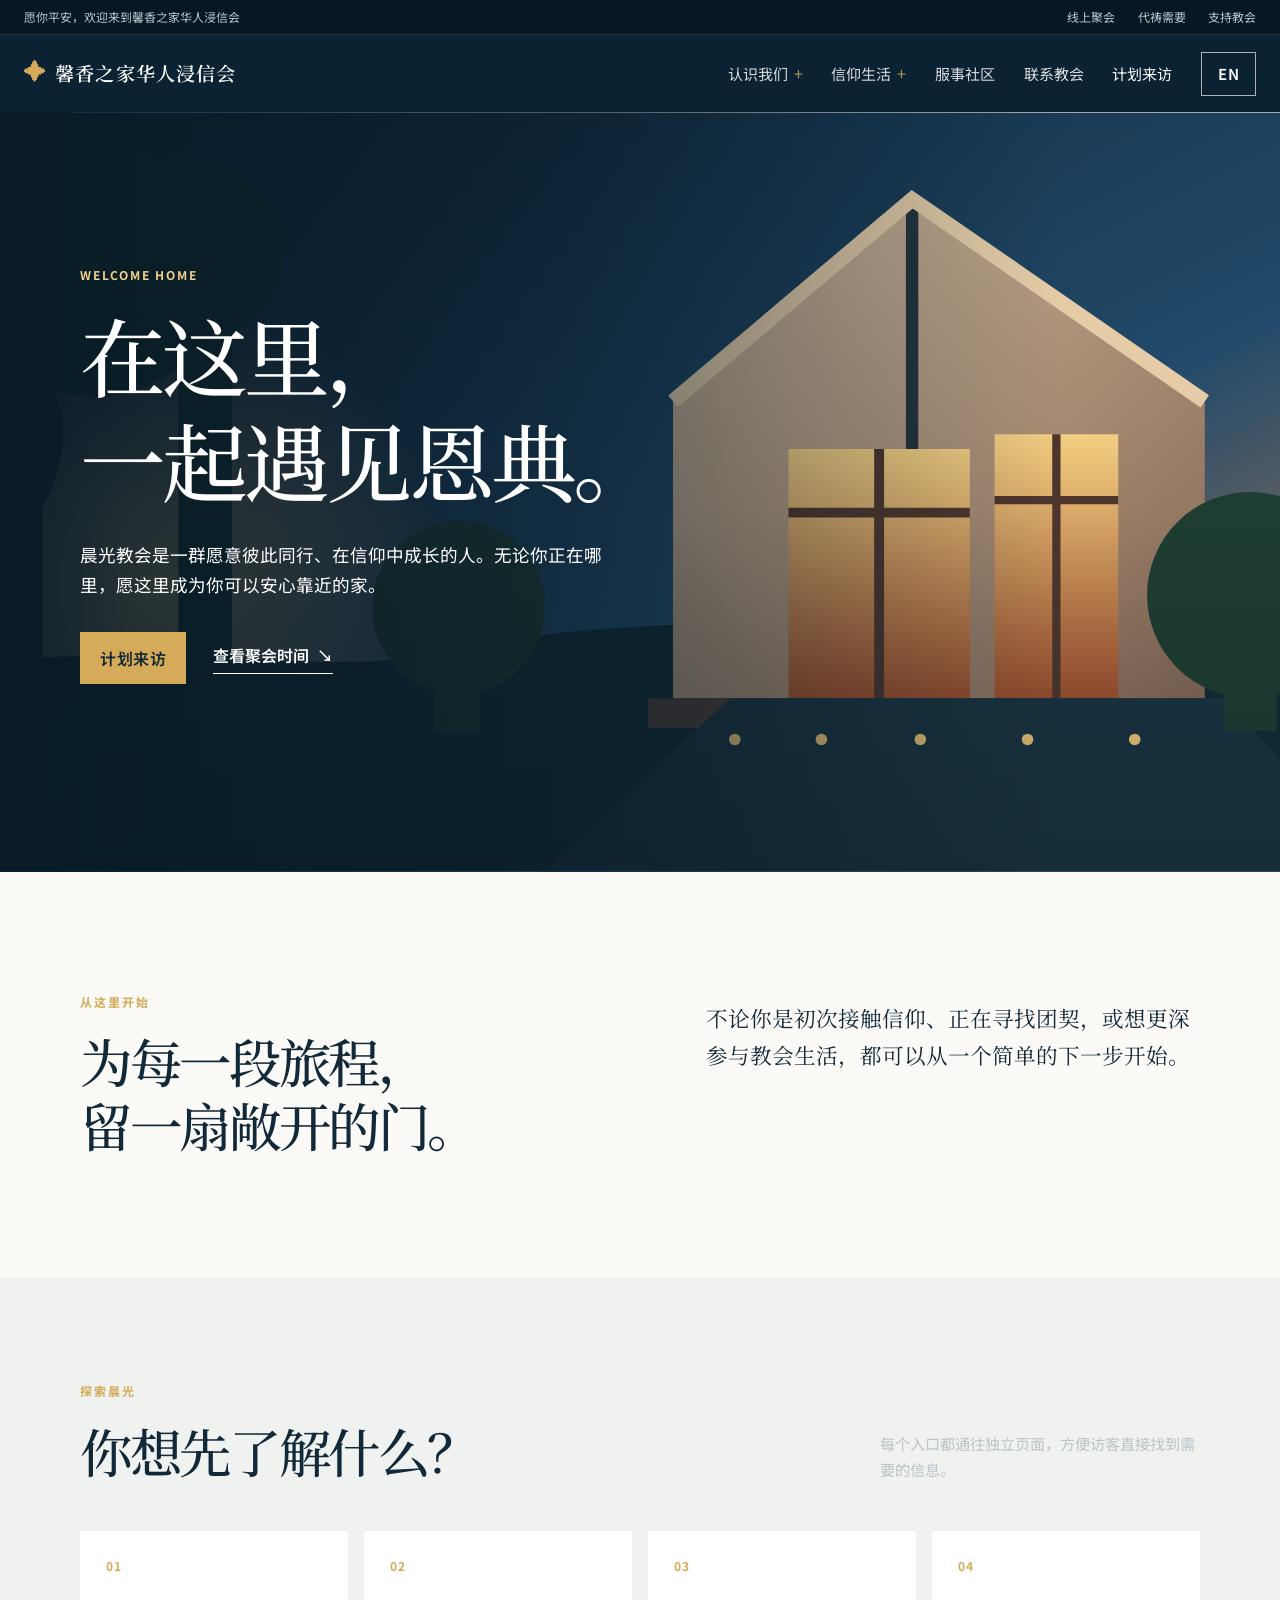
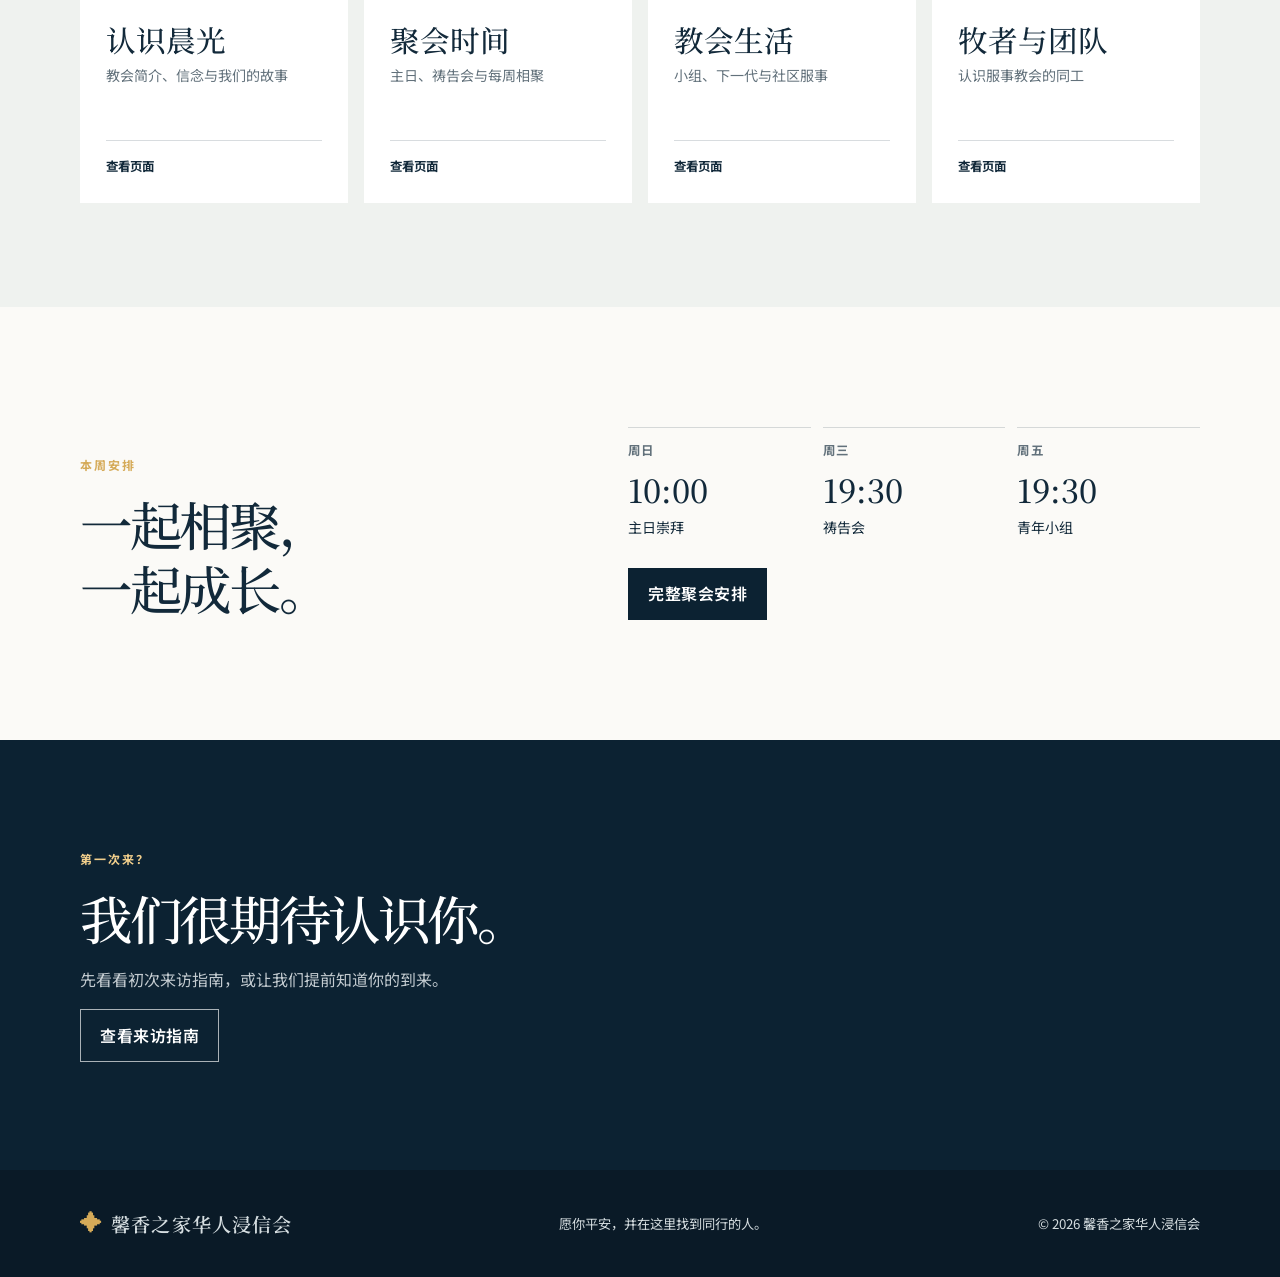
<file: index.html>
<!doctype html><html lang="zh-CN"><head><meta charset="UTF-8"/><meta name="viewport" content="width=device-width, initial-scale=1.0"/><meta name="description" content="晨光教会——一个欢迎你回家的地方。"/><title>晨光教会｜欢迎回家</title><link rel="preconnect" href="https://fonts.googleapis.com"/><link rel="preconnect" href="https://fonts.gstatic.com" crossorigin/><link href="https://fonts.googleapis.com/css2?family=Noto+Serif+SC:wght@400;500;600;700&family=Noto+Sans+SC:wght@400;500;600;700&display=swap" rel="stylesheet"/><link rel="stylesheet" href="styles.css"/></head><body>
<a class="skip-link" href="#main">跳到主要内容</a>
<header class="site-header"><div class="utility-bar"><div class="header-wrap utility-content"><p>愿你平安，欢迎来到晨光教会</p><nav aria-label="快捷导航"><a href="gatherings.html">线上聚会</a><a href="contact.html">代祷需要</a><a href="contact.html">支持教会</a></nav></div></div><div class="main-nav-row"><div class="header-wrap nav-content"><a class="brand" href="index.html" aria-label="晨光教会首页"><span class="brand-mark" aria-hidden="true">✦</span><span>晨光教会</span></a><button class="menu-toggle" type="button" aria-expanded="false" aria-controls="site-nav"><span></span><span></span><span></span><b>菜单</b></button><nav id="site-nav" class="site-nav" aria-label="主要导航"><details class="nav-group"><summary>认识我们</summary><div class="dropdown-menu"><a href="about.html">教会简介</a><a href="team.html">牧者与团队</a><a href="visit.html">初次来访</a></div></details><details class="nav-group"><summary>信仰生活</summary><div class="dropdown-menu"><a href="gatherings.html">主日与聚会</a><a href="ministries.html">小组与事工</a><a href="contact.html">祷告与关怀</a></div></details><a href="ministries.html">服事社区</a><a href="contact.html">联系教会</a><a class="language-toggle" href="en/index.html">EN</a><a class="nav-button" href="visit.html">计划来访</a></nav></div></div></header>
<main id="main"><section class="hero"><img src="assets/church-hero.svg" alt="傍晚中亮着暖灯的教会建筑插画"/><div class="hero-overlay"></div><div class="hero-content wrap"><p class="eyebrow light">WELCOME HOME</p><h1>在这里，<br/>一起遇见恩典。</h1><p class="hero-copy">晨光教会是一群愿意彼此同行、在信仰中成长的人。无论你正在哪里，愿这里成为你可以安心靠近的家。</p><div class="hero-actions"><a class="button button-gold" href="visit.html">计划来访</a><a class="text-link light" href="gatherings.html">查看聚会时间 <span aria-hidden="true">↘</span></a></div></div></section>
<section class="home-intro wrap section-pad"><div><p class="eyebrow">从这里开始</p><h2>为每一段旅程，<br/>留一扇敞开的门。</h2></div><p class="lead">不论你是初次接触信仰、正在寻找团契，或想更深参与教会生活，都可以从一个简单的下一步开始。</p></section>
<section class="home-links"><div class="wrap"><div class="section-heading"><div><p class="eyebrow">探索晨光</p><h2>你想先了解什么？</h2></div><p>每个入口都通往独立页面，方便访客直接找到需要的信息。</p></div><div class="link-card-grid"><a class="link-card" href="about.html"><span>01</span><h3>认识晨光</h3><p>教会简介、信念与我们的故事</p><b>查看页面</b></a><a class="link-card" href="gatherings.html"><span>02</span><h3>聚会时间</h3><p>主日、祷告会与每周相聚</p><b>查看页面</b></a><a class="link-card" href="ministries.html"><span>03</span><h3>教会生活</h3><p>小组、下一代与社区服事</p><b>查看页面</b></a><a class="link-card" href="team.html"><span>04</span><h3>牧者与团队</h3><p>认识服事教会的同工</p><b>查看页面</b></a></div></div></section>
<section class="next-steps wrap section-pad"><div><p class="eyebrow">本周安排</p><h2>一起相聚，<br/>一起成长。</h2></div><div class="schedule-mini"><article><p>周日</p><strong>10:00</strong><span>主日崇拜</span></article><article><p>周三</p><strong>19:30</strong><span>祷告会</span></article><article><p>周五</p><strong>19:30</strong><span>青年小组</span></article><a class="button button-dark" href="gatherings.html">完整聚会安排</a></div></section>
<section class="home-cta"><div class="wrap"><p class="eyebrow light">第一次来？</p><h2>我们很期待认识你。</h2><p>先看看初次来访指南，或让我们提前知道你的到来。</p><a class="button button-outline" href="visit.html">查看来访指南</a></div></section></main>
<footer class="site-footer"><div class="wrap footer-grid"><a class="brand" href="index.html"><span class="brand-mark" aria-hidden="true">✦</span><span>晨光教会</span></a><p>愿你平安，并在这里找到同行的人。</p><p>© <span id="year"></span> 晨光教会 · 网站模板</p></div></footer><script src="script.js"></script></body></html>

<script>document.querySelector('.nav-button')?.after(document.querySelector('.language-toggle'));</script>
</file>
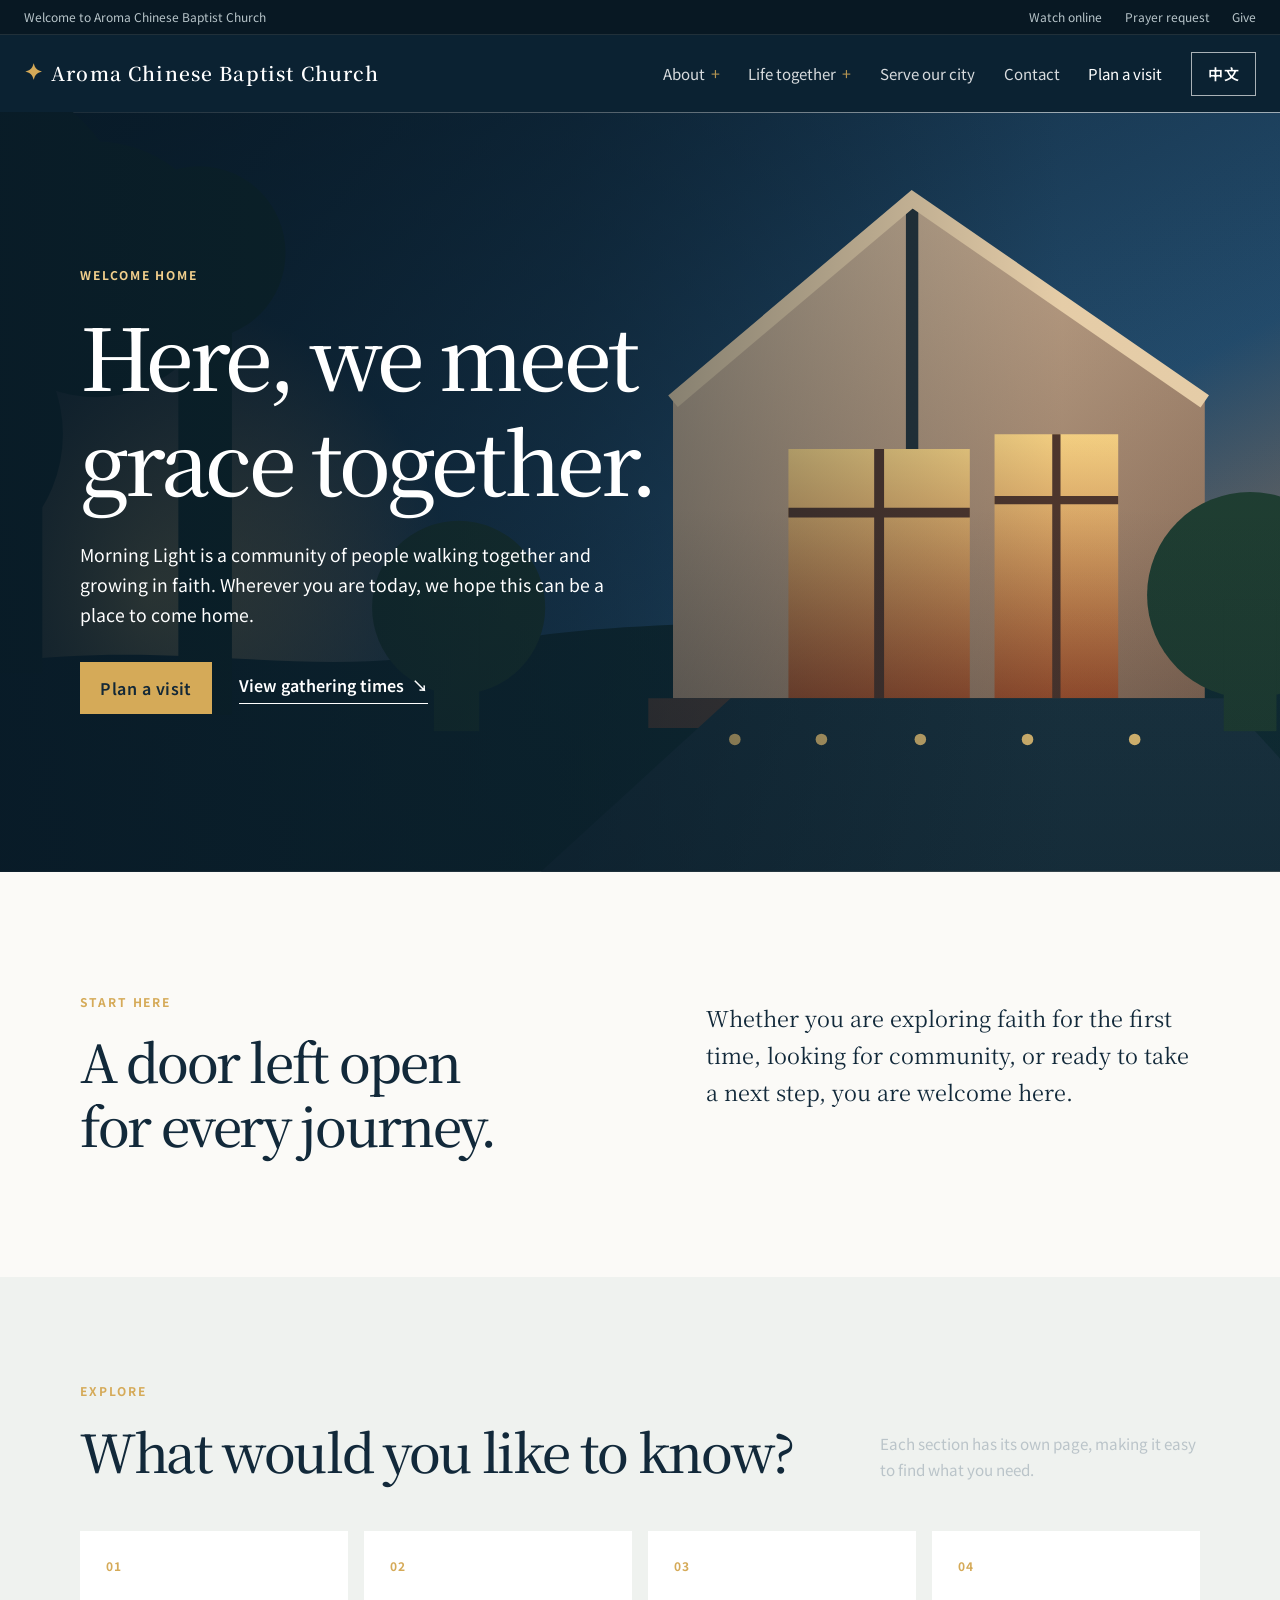
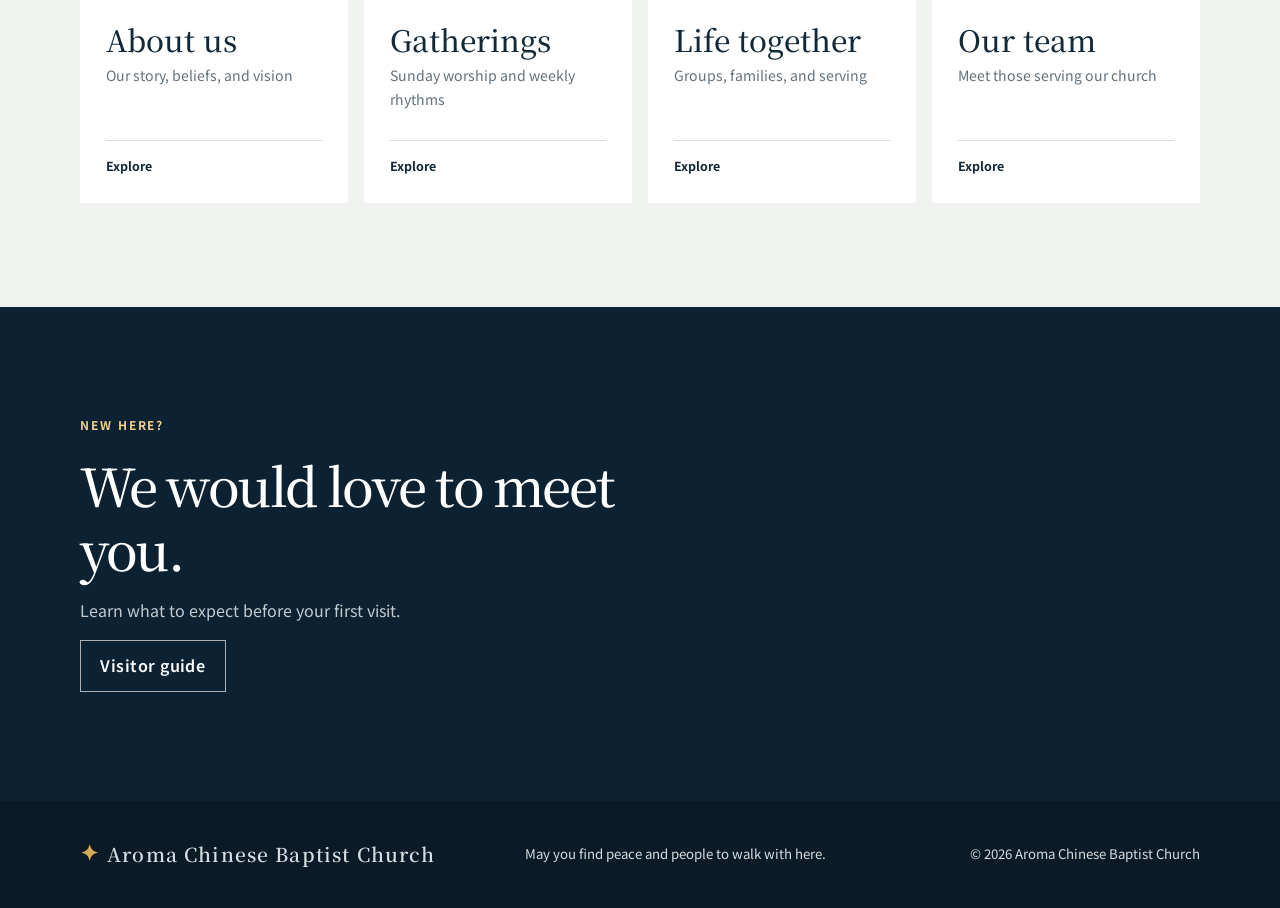
<file: en/index.html>
<!doctype html><html lang="en"><head><meta charset="UTF-8"/><meta name="viewport" content="width=device-width, initial-scale=1.0"/><meta name="description" content="Morning Light Church — a place to come home."/><title>Morning Light Church | Welcome home</title><link rel="preconnect" href="https://fonts.googleapis.com"/><link rel="preconnect" href="https://fonts.gstatic.com" crossorigin/><link href="https://fonts.googleapis.com/css2?family=Noto+Serif+SC:wght@400;500;600;700&family=Noto+Sans+SC:wght@400;500;600;700&display=swap" rel="stylesheet"/><link rel="stylesheet" href="../styles.css"/></head><body><a class="skip-link" href="#main">Skip to main content</a><header class="site-header"><div class="utility-bar"><div class="header-wrap utility-content"><p>Welcome to Morning Light Church</p><nav><a href="gatherings.html">Watch online</a><a href="contact.html">Prayer request</a><a href="contact.html">Give</a></nav></div></div><div class="main-nav-row"><div class="header-wrap nav-content"><a class="brand" href="index.html"><span class="brand-mark">✦</span><span>Morning Light Church</span></a><button class="menu-toggle" type="button" aria-expanded="false" aria-controls="site-nav"><span></span><span></span><span></span><b>Menu</b></button><nav id="site-nav" class="site-nav"><details class="nav-group"><summary>About</summary><div class="dropdown-menu"><a href="about.html">Our church</a><a href="team.html">Pastors & team</a><a href="visit.html">Plan a visit</a></div></details><details class="nav-group"><summary>Life together</summary><div class="dropdown-menu"><a href="gatherings.html">Gatherings</a><a href="ministries.html">Groups & ministries</a><a href="contact.html">Prayer & care</a></div></details><a href="ministries.html">Serve our city</a><a href="contact.html">Contact</a><a class="language-toggle" href="../index.html">中文</a><a class="nav-button" href="visit.html">Plan a visit</a></nav></div></div></header><main id="main"><section class="hero"><img src="../assets/church-hero.svg" alt="An illustrated church building glowing at dusk"/><div class="hero-overlay"></div><div class="hero-content wrap"><p class="eyebrow light">WELCOME HOME</p><h1>Here, we meet<br/>grace together.</h1><p class="hero-copy">Morning Light is a community of people walking together and growing in faith. Wherever you are today, we hope this can be a place to come home.</p><div class="hero-actions"><a class="button button-gold" href="visit.html">Plan a visit</a><a class="text-link light" href="gatherings.html">View gathering times <span aria-hidden="true">↘</span></a></div></div></section><section class="home-intro wrap section-pad"><div><p class="eyebrow">START HERE</p><h2>A door left open<br/>for every journey.</h2></div><p class="lead">Whether you are exploring faith for the first time, looking for community, or ready to take a next step, you are welcome here.</p></section><section class="home-links"><div class="wrap"><div class="section-heading"><div><p class="eyebrow">EXPLORE</p><h2>What would you like to know?</h2></div><p>Each section has its own page, making it easy to find what you need.</p></div><div class="link-card-grid"><a class="link-card" href="about.html"><span>01</span><h3>About us</h3><p>Our story, beliefs, and vision</p><b>Explore</b></a><a class="link-card" href="gatherings.html"><span>02</span><h3>Gatherings</h3><p>Sunday worship and weekly rhythms</p><b>Explore</b></a><a class="link-card" href="ministries.html"><span>03</span><h3>Life together</h3><p>Groups, families, and serving</p><b>Explore</b></a><a class="link-card" href="team.html"><span>04</span><h3>Our team</h3><p>Meet those serving our church</p><b>Explore</b></a></div></div></section><section class="home-cta"><div class="wrap"><p class="eyebrow light">NEW HERE?</p><h2>We would love to meet you.</h2><p>Learn what to expect before your first visit.</p><a class="button button-outline" href="visit.html">Visitor guide</a></div></section></main><footer class="site-footer"><div class="wrap footer-grid"><a class="brand" href="index.html"><span class="brand-mark">✦</span><span>Morning Light Church</span></a><p>May you find peace and people to walk with here.</p><p>© <span id="year"></span> Morning Light Church · Website template</p></div></footer><script src="../script.js"></script></body></html>

<script>document.querySelector('.nav-button')?.after(document.querySelector('.language-toggle'));</script>
</file>
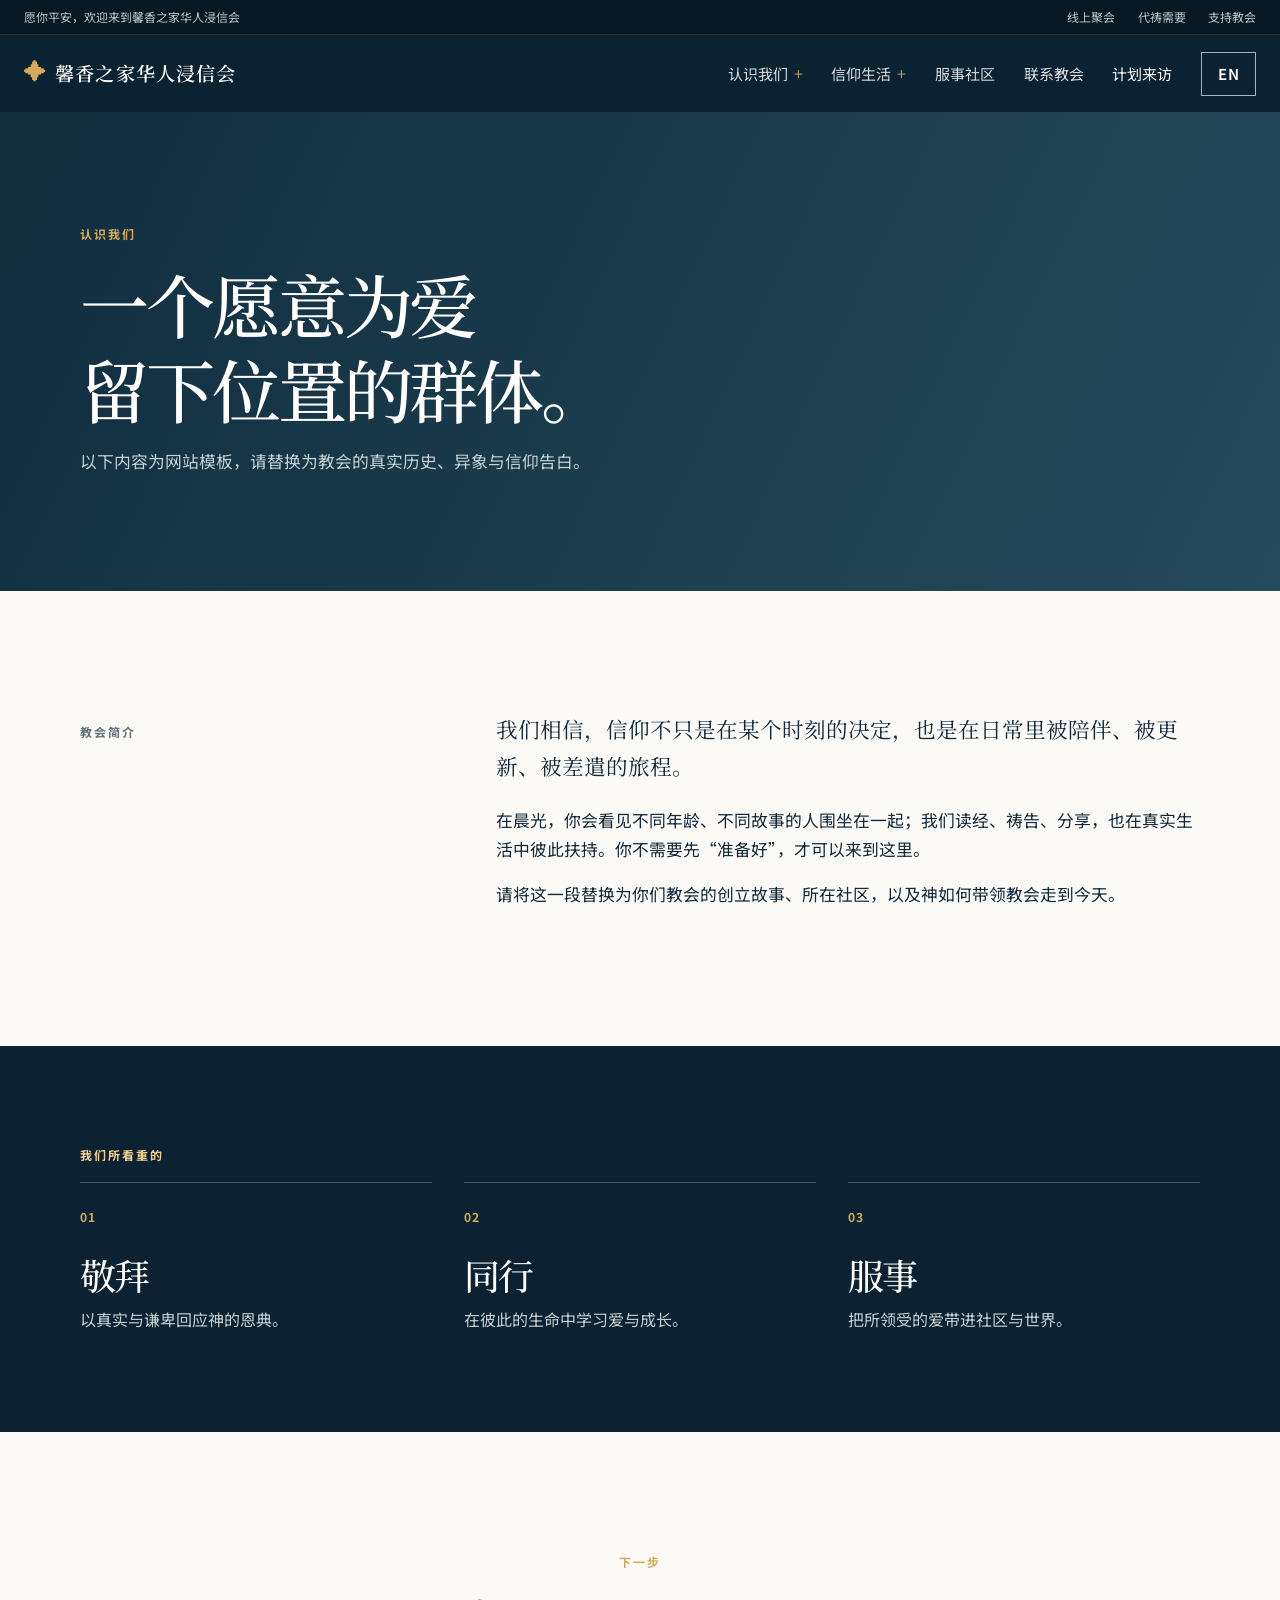
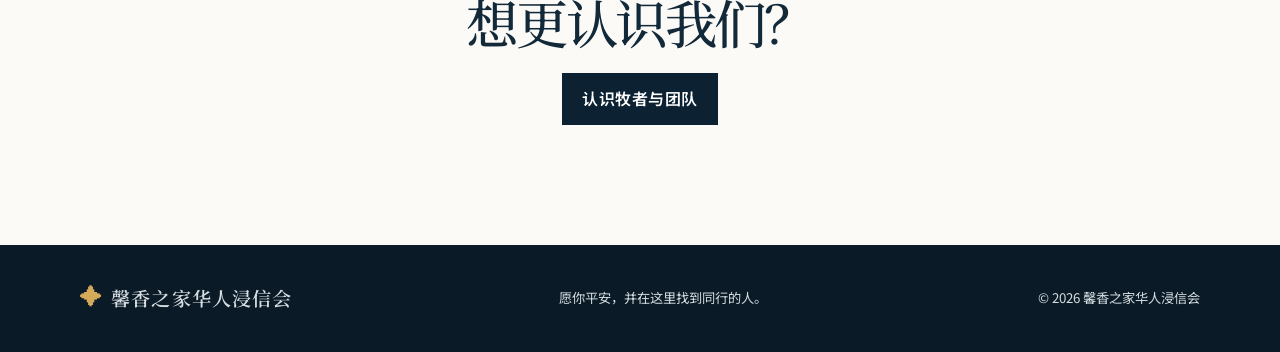
<file: about.html>
<!doctype html><html lang="zh-CN"><head><meta charset="UTF-8"/><meta name="viewport" content="width=device-width, initial-scale=1.0"/><title>认识晨光｜晨光教会</title><link rel="preconnect" href="https://fonts.googleapis.com"/><link rel="preconnect" href="https://fonts.gstatic.com" crossorigin/><link href="https://fonts.googleapis.com/css2?family=Noto+Serif+SC:wght@400;500;600;700&family=Noto+Sans+SC:wght@400;500;600;700&display=swap" rel="stylesheet"/><link rel="stylesheet" href="styles.css"/></head><body><a class="skip-link" href="#main">跳到主要内容</a><div data-site-header></div><main id="main"><section class="page-banner"><div class="wrap"><p class="eyebrow">认识我们</p><h1>一个愿意为爱<br/>留下位置的群体。</h1><p>以下内容为网站模板，请替换为教会的真实历史、异象与信仰告白。</p></div></section><section class="content-grid wrap section-pad"><aside><p class="section-label">教会简介</p></aside><div><p class="lead">我们相信，信仰不只是在某个时刻的决定，也是在日常里被陪伴、被更新、被差遣的旅程。</p><p>在晨光，你会看见不同年龄、不同故事的人围坐在一起；我们读经、祷告、分享，也在真实生活中彼此扶持。你不需要先“准备好”，才可以来到这里。</p><p>请将这一段替换为你们教会的创立故事、所在社区，以及神如何带领教会走到今天。</p></div></section><section class="values"><div class="wrap"><p class="eyebrow light">我们所看重的</p><div class="value-grid"><article><span>01</span><h2>敬拜</h2><p>以真实与谦卑回应神的恩典。</p></article><article><span>02</span><h2>同行</h2><p>在彼此的生命中学习爱与成长。</p></article><article><span>03</span><h2>服事</h2><p>把所领受的爱带进社区与世界。</p></article></div></div></section><section class="wrap section-pad centered-cta"><p class="eyebrow">下一步</p><h2>想更认识我们？</h2><a class="button button-dark" href="team.html">认识牧者与团队</a></section></main><div data-site-footer></div><script src="shell.js"></script><script src="script.js"></script></body></html>
</file>
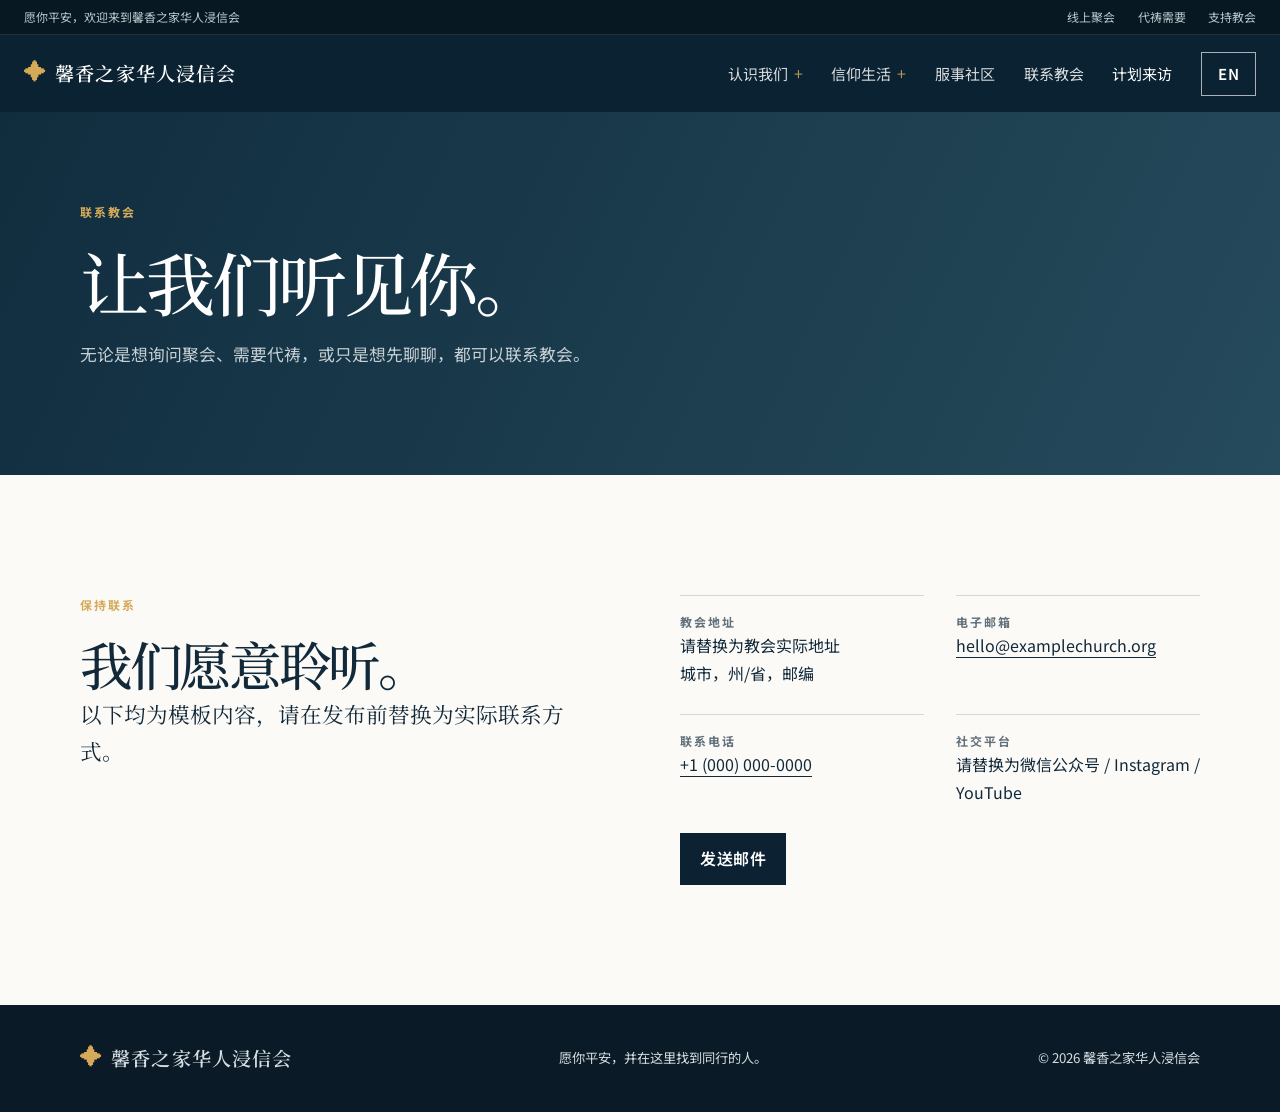
<file: contact.html>
<!doctype html><html lang="zh-CN"><head><meta charset="UTF-8"/><meta name="viewport" content="width=device-width, initial-scale=1.0"/><title>联系教会｜晨光教会</title><link rel="preconnect" href="https://fonts.googleapis.com"/><link rel="preconnect" href="https://fonts.gstatic.com" crossorigin/><link href="https://fonts.googleapis.com/css2?family=Noto+Serif+SC:wght@400;500;600;700&family=Noto+Sans+SC:wght@400;500;600;700&display=swap" rel="stylesheet"/><link rel="stylesheet" href="styles.css"/></head><body><a class="skip-link" href="#main">跳到主要内容</a><div data-site-header></div><main id="main"><section class="page-banner compact"><div class="wrap"><p class="eyebrow">联系教会</p><h1>让我们听见你。</h1><p>无论是想询问聚会、需要代祷，或只是想先聊聊，都可以联系教会。</p></div></section><section class="wrap section-pad contact-page"><div><p class="eyebrow">保持联系</p><h2>我们愿意聆听。</h2><p class="lead">以下均为模板内容，请在发布前替换为实际联系方式。</p></div><div class="contact-details wide"><div><p class="detail-label">教会地址</p><p>请替换为教会实际地址<br/>城市，州/省，邮编</p></div><div><p class="detail-label">电子邮箱</p><p><a href="mailto:hello@examplechurch.org">hello@examplechurch.org</a></p></div><div><p class="detail-label">联系电话</p><p><a href="tel:+10000000000">+1 (000) 000-0000</a></p></div><div><p class="detail-label">社交平台</p><p>请替换为微信公众号 / Instagram / YouTube</p></div><a class="button button-dark" href="mailto:hello@examplechurch.org?subject=我想认识晨光教会">发送邮件</a></div></section></main><div data-site-footer></div><script src="shell.js"></script><script src="script.js"></script></body></html>
</file>
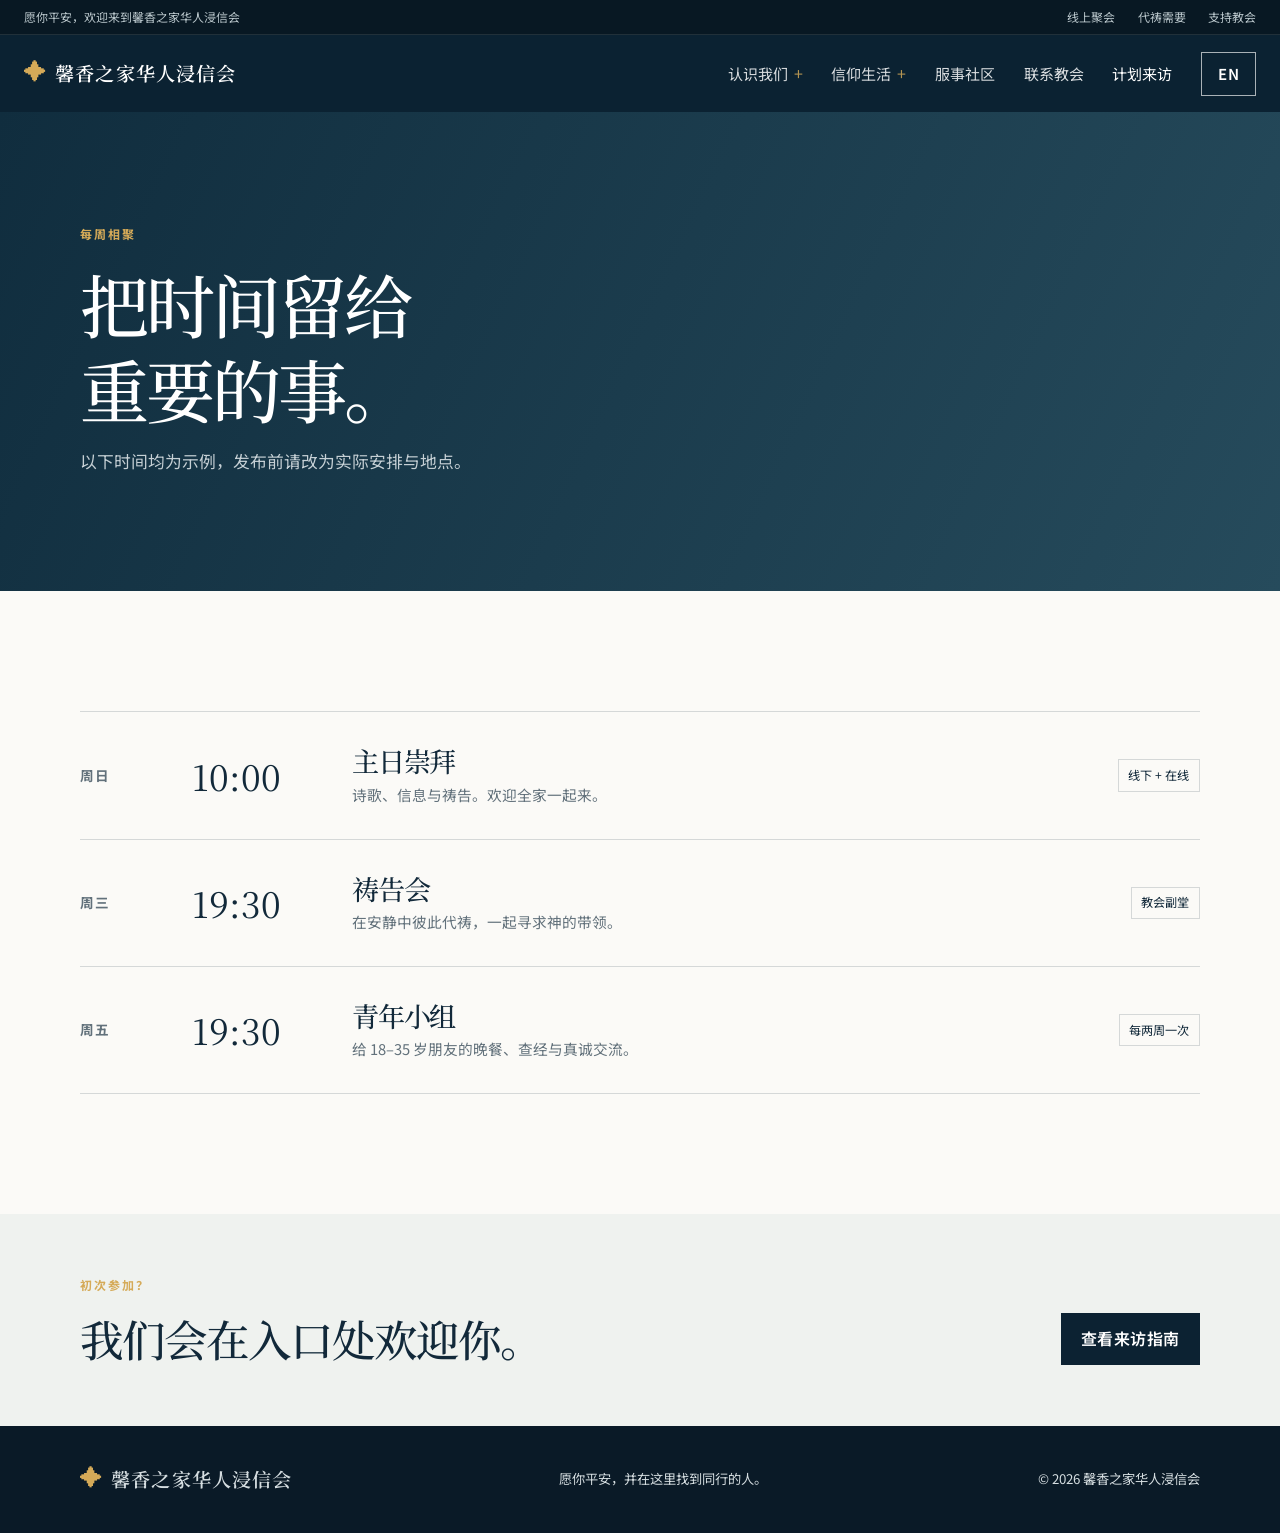
<file: gatherings.html>
<!doctype html><html lang="zh-CN"><head><meta charset="UTF-8"/><meta name="viewport" content="width=device-width, initial-scale=1.0"/><title>主日与聚会｜晨光教会</title><link rel="preconnect" href="https://fonts.googleapis.com"/><link rel="preconnect" href="https://fonts.gstatic.com" crossorigin/><link href="https://fonts.googleapis.com/css2?family=Noto+Serif+SC:wght@400;500;600;700&family=Noto+Sans+SC:wght@400;500;600;700&display=swap" rel="stylesheet"/><link rel="stylesheet" href="styles.css"/></head><body><a class="skip-link" href="#main">跳到主要内容</a><div data-site-header></div><main id="main"><section class="page-banner"><div class="wrap"><p class="eyebrow">每周相聚</p><h1>把时间留给<br/>重要的事。</h1><p>以下时间均为示例，发布前请改为实际安排与地点。</p></div></section><section class="wrap section-pad"><div class="schedule-list"><article><p class="schedule-day">周日</p><p class="schedule-time">10:00</p><div><h2>主日崇拜</h2><p>诗歌、信息与祷告。欢迎全家一起来。</p></div><span>线下 + 在线</span></article><article><p class="schedule-day">周三</p><p class="schedule-time">19:30</p><div><h2>祷告会</h2><p>在安静中彼此代祷，一起寻求神的带领。</p></div><span>教会副堂</span></article><article><p class="schedule-day">周五</p><p class="schedule-time">19:30</p><div><h2>青年小组</h2><p>给 18–35 岁朋友的晚餐、查经与真诚交流。</p></div><span>每两周一次</span></article></div></section><section class="soft-section"><div class="wrap split-callout"><div><p class="eyebrow">初次参加？</p><h2>我们会在入口处欢迎你。</h2></div><a class="button button-dark" href="visit.html">查看来访指南</a></div></section></main><div data-site-footer></div><script src="shell.js"></script><script src="script.js"></script></body></html>
</file>
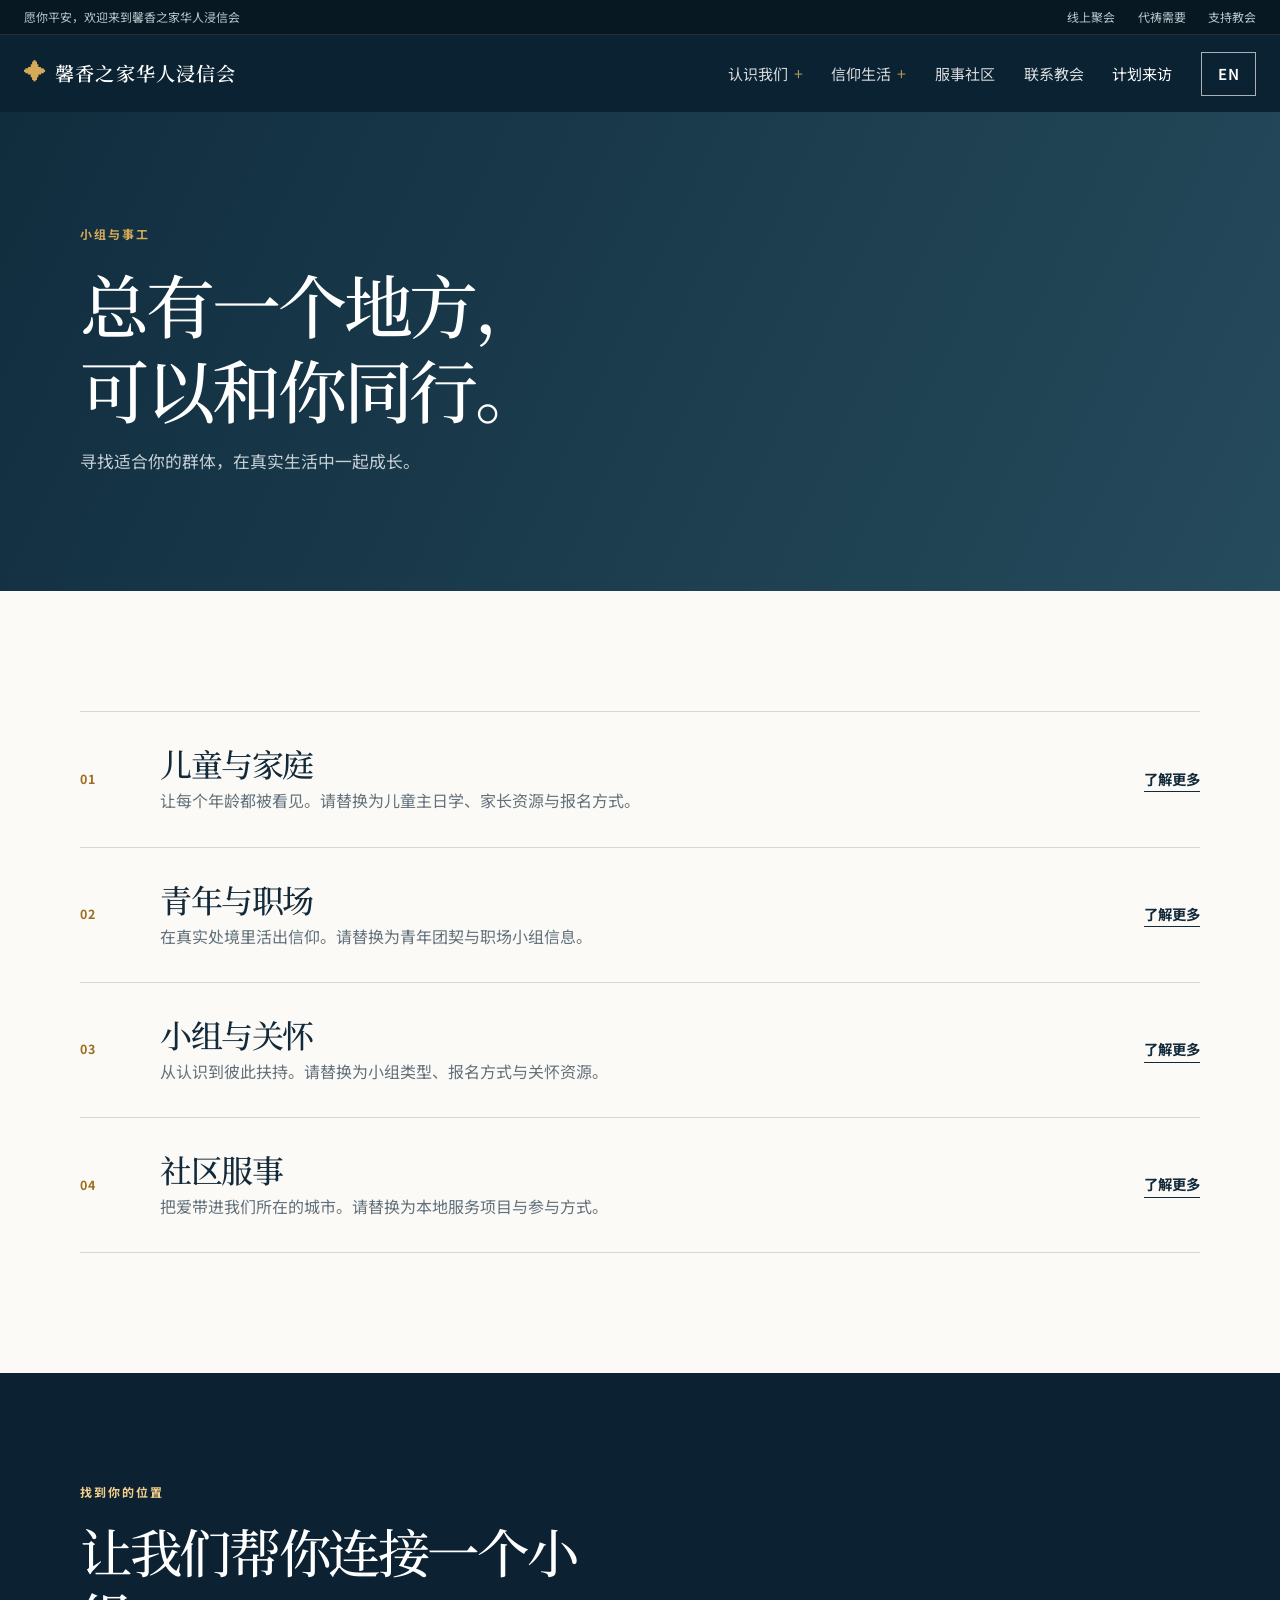
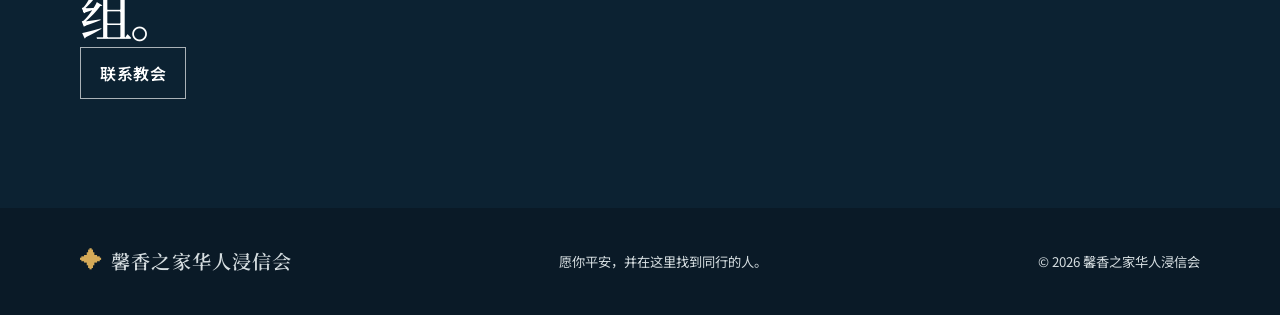
<file: ministries.html>
<!doctype html><html lang="zh-CN"><head><meta charset="UTF-8"/><meta name="viewport" content="width=device-width, initial-scale=1.0"/><title>小组与事工｜晨光教会</title><link rel="preconnect" href="https://fonts.googleapis.com"/><link rel="preconnect" href="https://fonts.gstatic.com" crossorigin/><link href="https://fonts.googleapis.com/css2?family=Noto+Serif+SC:wght@400;500;600;700&family=Noto+Sans+SC:wght@400;500;600;700&display=swap" rel="stylesheet"/><link rel="stylesheet" href="styles.css"/></head><body><a class="skip-link" href="#main">跳到主要内容</a><div data-site-header></div><main id="main"><section class="page-banner"><div class="wrap"><p class="eyebrow">小组与事工</p><h1>总有一个地方，<br/>可以和你同行。</h1><p>寻找适合你的群体，在真实生活中一起成长。</p></div></section><section class="wrap section-pad"><div class="ministry-page-list"><article><span>01</span><div><h2>儿童与家庭</h2><p>让每个年龄都被看见。请替换为儿童主日学、家长资源与报名方式。</p></div><a href="contact.html">了解更多</a></article><article><span>02</span><div><h2>青年与职场</h2><p>在真实处境里活出信仰。请替换为青年团契与职场小组信息。</p></div><a href="contact.html">了解更多</a></article><article><span>03</span><div><h2>小组与关怀</h2><p>从认识到彼此扶持。请替换为小组类型、报名方式与关怀资源。</p></div><a href="contact.html">了解更多</a></article><article><span>04</span><div><h2>社区服事</h2><p>把爱带进我们所在的城市。请替换为本地服务项目与参与方式。</p></div><a href="contact.html">了解更多</a></article></div></section><section class="home-cta"><div class="wrap"><p class="eyebrow light">找到你的位置</p><h2>让我们帮你连接一个小组。</h2><a class="button button-outline" href="contact.html">联系教会</a></div></section></main><div data-site-footer></div><script src="shell.js"></script><script src="script.js"></script></body></html>
</file>
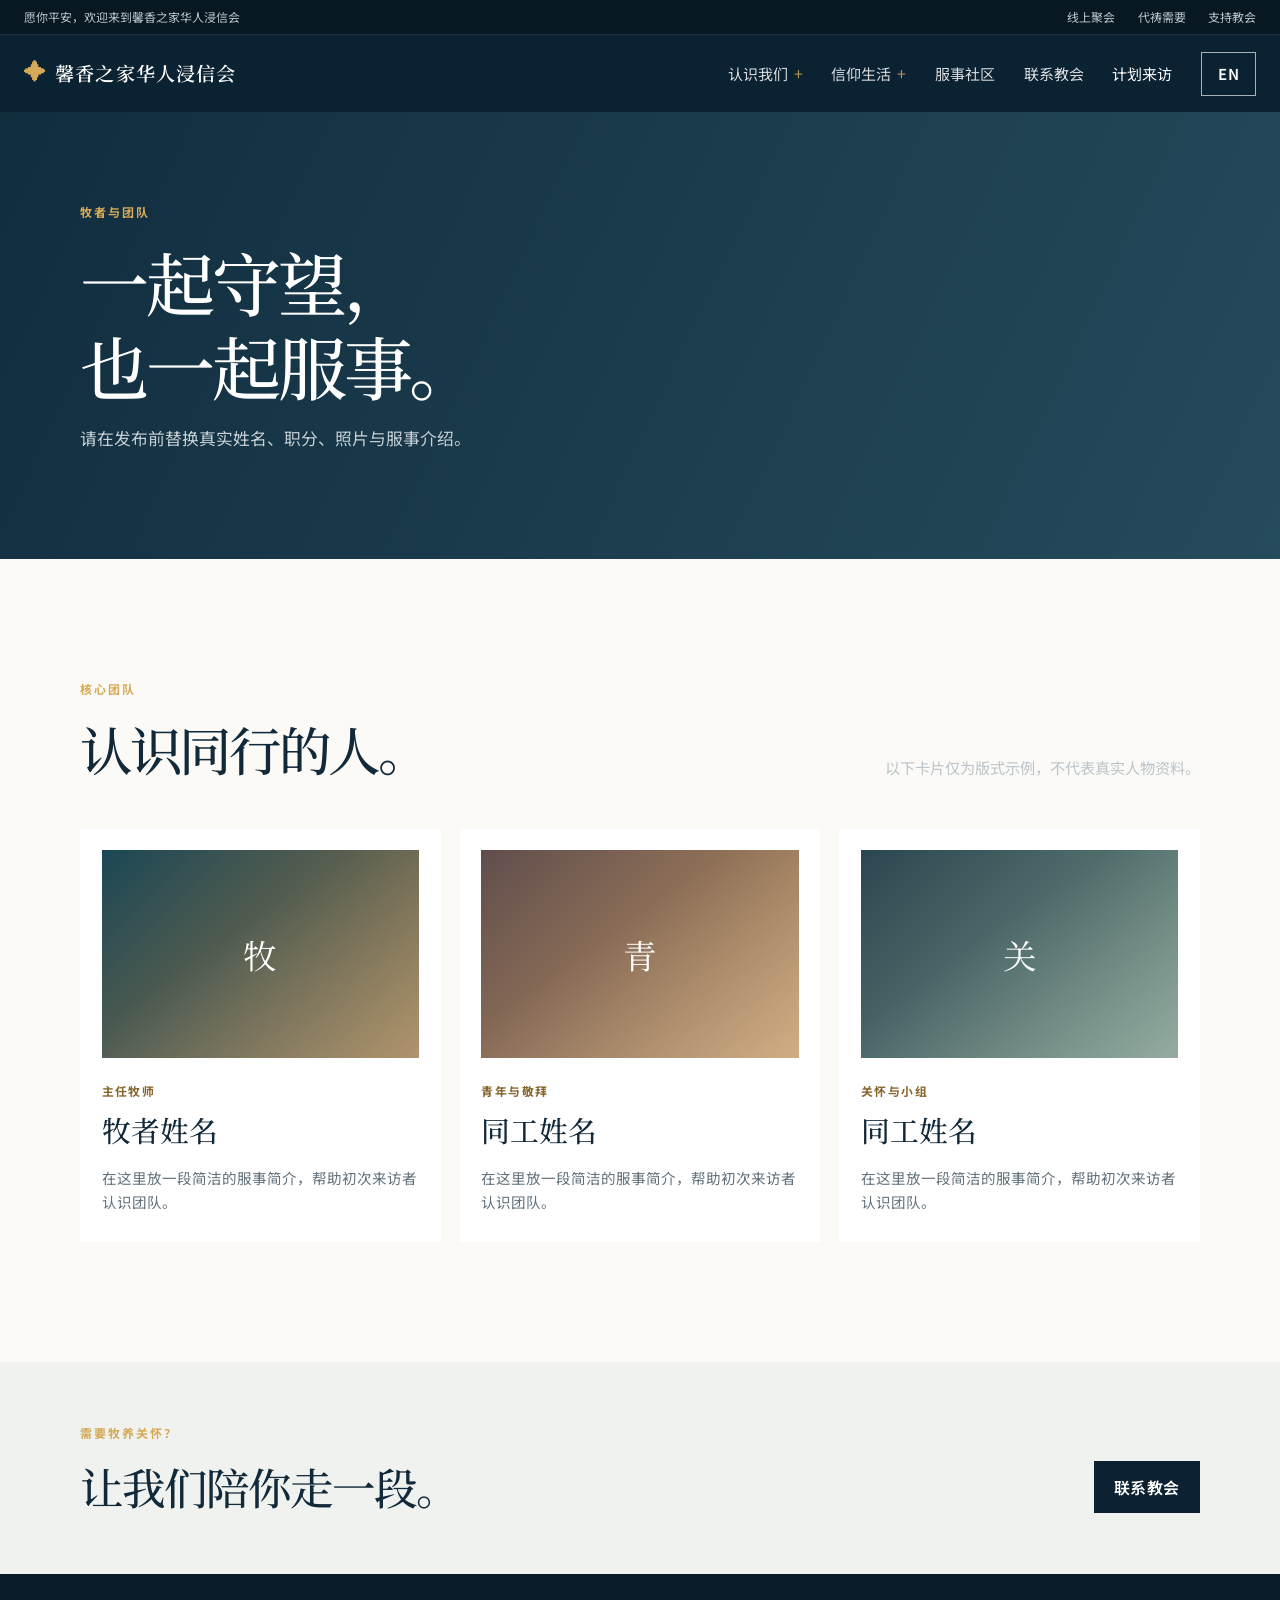
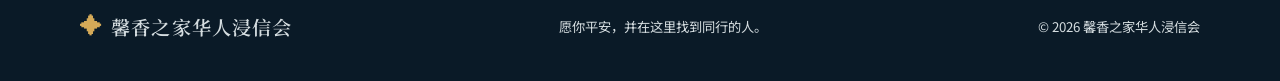
<file: team.html>
<!doctype html><html lang="zh-CN"><head><meta charset="UTF-8"/><meta name="viewport" content="width=device-width, initial-scale=1.0"/><title>牧者与团队｜晨光教会</title><link rel="preconnect" href="https://fonts.googleapis.com"/><link rel="preconnect" href="https://fonts.gstatic.com" crossorigin/><link href="https://fonts.googleapis.com/css2?family=Noto+Serif+SC:wght@400;500;600;700&family=Noto+Sans+SC:wght@400;500;600;700&display=swap" rel="stylesheet"/><link rel="stylesheet" href="styles.css"/></head><body><a class="skip-link" href="#main">跳到主要内容</a><div data-site-header></div><main id="main"><section class="page-banner compact"><div class="wrap"><p class="eyebrow">牧者与团队</p><h1>一起守望，<br/>也一起服事。</h1><p>请在发布前替换真实姓名、职分、照片与服事介绍。</p></div></section><section class="wrap section-pad"><div class="section-heading"><div><p class="eyebrow">核心团队</p><h2>认识同行的人。</h2></div><p>以下卡片仅为版式示例，不代表真实人物资料。</p></div><div class="team-grid"><article class="person-card"><div class="avatar avatar-one">牧</div><p class="role">主任牧师</p><h3>牧者姓名</h3><p>在这里放一段简洁的服事简介，帮助初次来访者认识团队。</p></article><article class="person-card"><div class="avatar avatar-two">青</div><p class="role">青年与敬拜</p><h3>同工姓名</h3><p>在这里放一段简洁的服事简介，帮助初次来访者认识团队。</p></article><article class="person-card"><div class="avatar avatar-three">关</div><p class="role">关怀与小组</p><h3>同工姓名</h3><p>在这里放一段简洁的服事简介，帮助初次来访者认识团队。</p></article></div></section><section class="soft-section"><div class="wrap split-callout"><div><p class="eyebrow">需要牧养关怀？</p><h2>让我们陪你走一段。</h2></div><a class="button button-dark" href="contact.html">联系教会</a></div></section></main><div data-site-footer></div><script src="shell.js"></script><script src="script.js"></script></body></html>
</file>
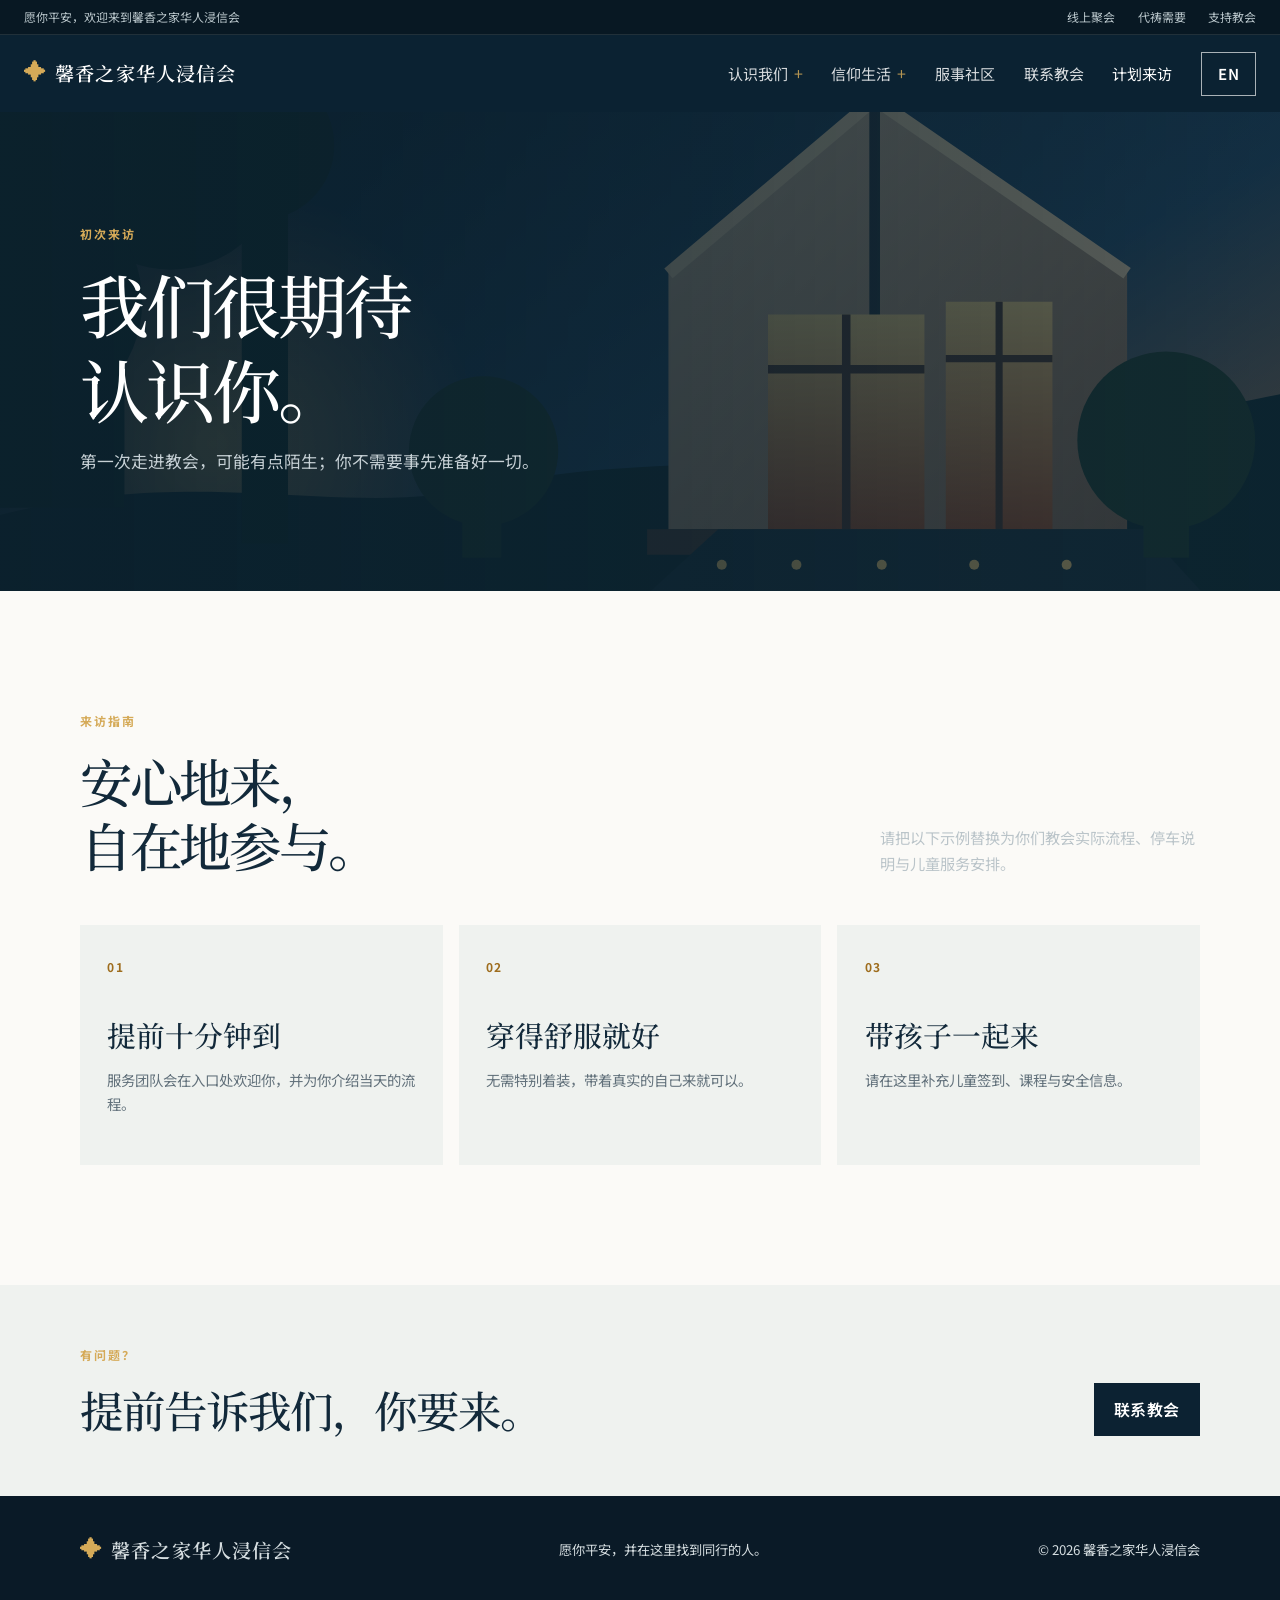
<file: visit.html>
<!doctype html><html lang="zh-CN"><head><meta charset="UTF-8"/><meta name="viewport" content="width=device-width, initial-scale=1.0"/><title>初次来访｜晨光教会</title><link rel="preconnect" href="https://fonts.googleapis.com"/><link rel="preconnect" href="https://fonts.gstatic.com" crossorigin/><link href="https://fonts.googleapis.com/css2?family=Noto+Serif+SC:wght@400;500;600;700&family=Noto+Sans+SC:wght@400;500;600;700&display=swap" rel="stylesheet"/><link rel="stylesheet" href="styles.css"/></head><body><a class="skip-link" href="#main">跳到主要内容</a><div data-site-header></div><main id="main"><section class="page-banner visit-banner"><div class="wrap"><p class="eyebrow">初次来访</p><h1>我们很期待<br/>认识你。</h1><p>第一次走进教会，可能有点陌生；你不需要事先准备好一切。</p></div></section><section class="wrap section-pad"><div class="section-heading"><div><p class="eyebrow">来访指南</p><h2>安心地来，<br/>自在地参与。</h2></div><p>请把以下示例替换为你们教会实际流程、停车说明与儿童服务安排。</p></div><div class="visit-steps"><article><span>01</span><h3>提前十分钟到</h3><p>服务团队会在入口处欢迎你，并为你介绍当天的流程。</p></article><article><span>02</span><h3>穿得舒服就好</h3><p>无需特别着装，带着真实的自己来就可以。</p></article><article><span>03</span><h3>带孩子一起来</h3><p>请在这里补充儿童签到、课程与安全信息。</p></article></div></section><section class="soft-section"><div class="wrap split-callout"><div><p class="eyebrow">有问题？</p><h2>提前告诉我们，你要来。</h2></div><a class="button button-dark" href="contact.html">联系教会</a></div></section></main><div data-site-footer></div><script src="shell.js"></script><script src="script.js"></script></body></html>
</file>
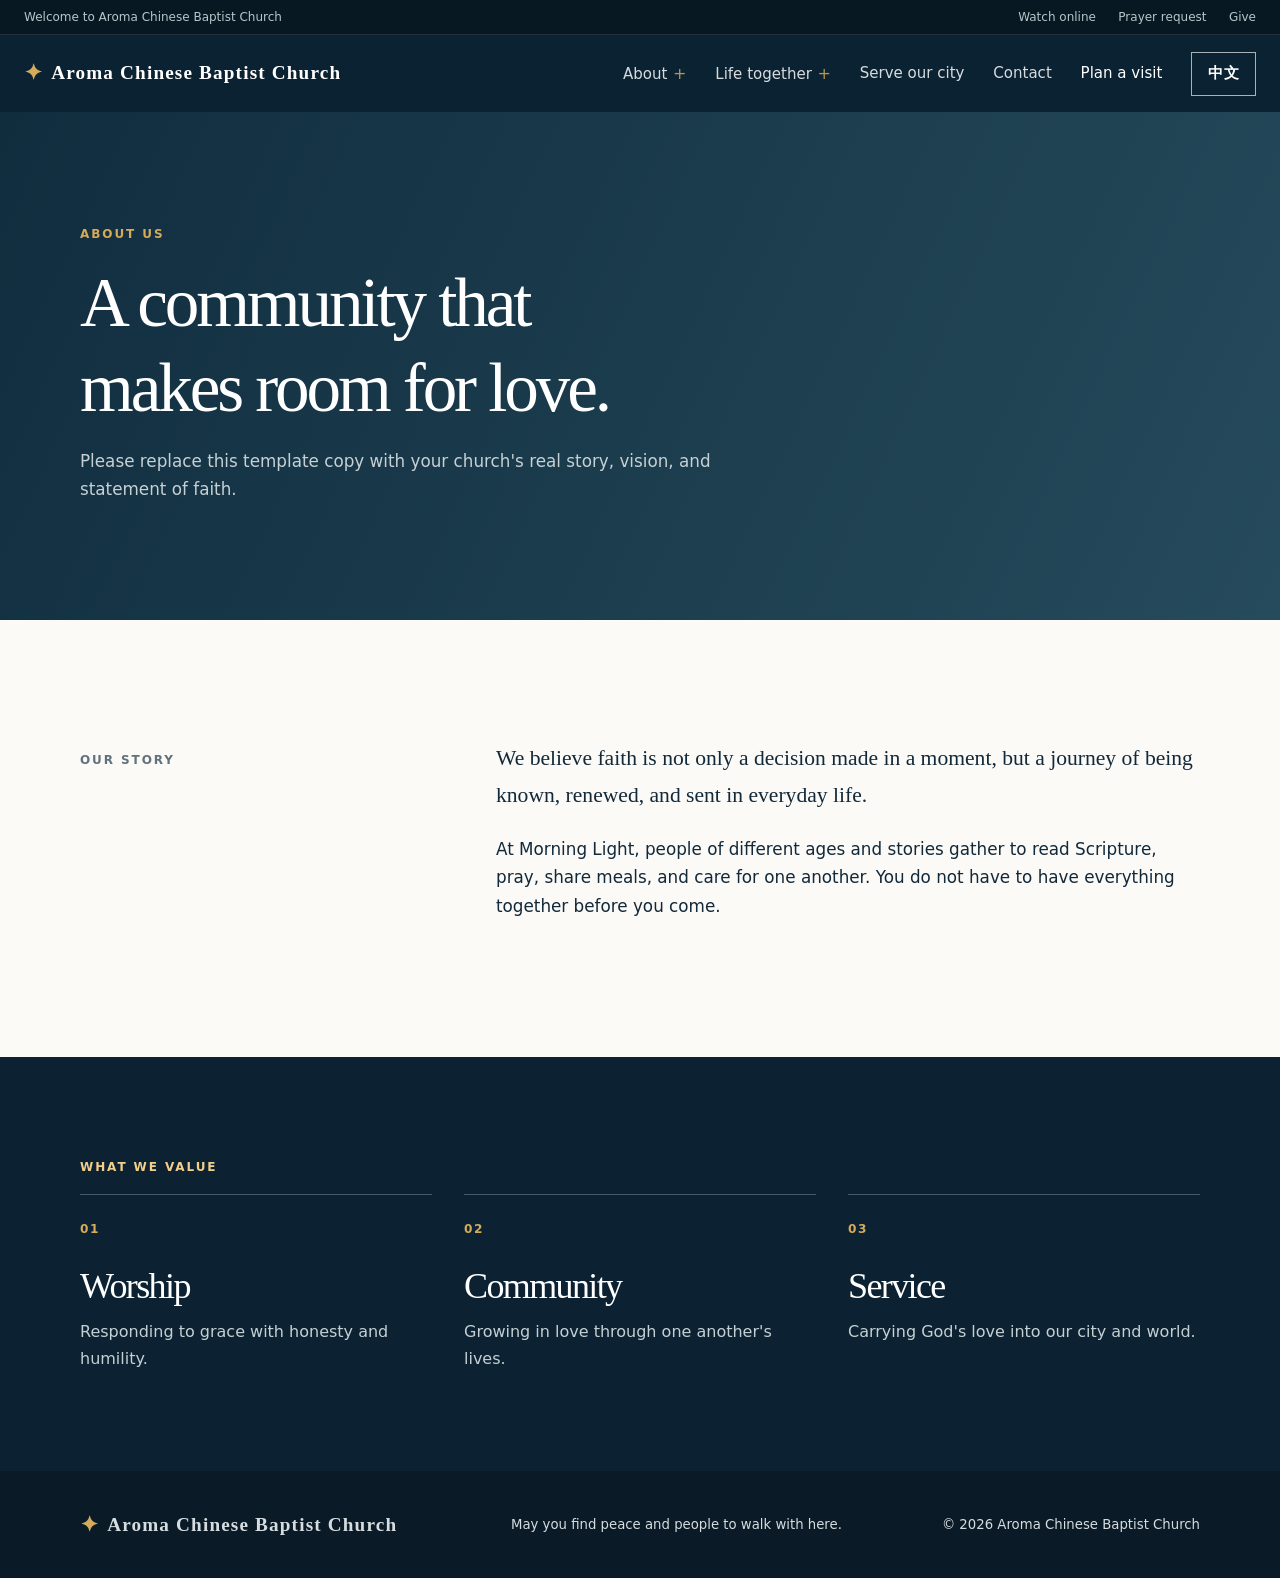
<file: en/about.html>
<!doctype html><html lang="en"><head><meta charset="UTF-8"/><meta name="viewport" content="width=device-width, initial-scale=1.0"/><title>About us | Morning Light Church</title><link rel="stylesheet" href="../styles.css"/></head><body><a class="skip-link" href="#main">Skip to main content</a><div data-site-header></div><main id="main"><section class="page-banner"><div class="wrap"><p class="eyebrow">ABOUT US</p><h1>A community that<br/>makes room for love.</h1><p>Please replace this template copy with your church's real story, vision, and statement of faith.</p></div></section><section class="content-grid wrap section-pad"><aside><p class="section-label">OUR STORY</p></aside><div><p class="lead">We believe faith is not only a decision made in a moment, but a journey of being known, renewed, and sent in everyday life.</p><p>At Morning Light, people of different ages and stories gather to read Scripture, pray, share meals, and care for one another. You do not have to have everything together before you come.</p></div></section><section class="values"><div class="wrap"><p class="eyebrow light">WHAT WE VALUE</p><div class="value-grid"><article><span>01</span><h2>Worship</h2><p>Responding to grace with honesty and humility.</p></article><article><span>02</span><h2>Community</h2><p>Growing in love through one another's lives.</p></article><article><span>03</span><h2>Service</h2><p>Carrying God's love into our city and world.</p></article></div></div></section></main><div data-site-footer></div><script src="shell.js"></script><script src="../script.js"></script></body></html>
</file>
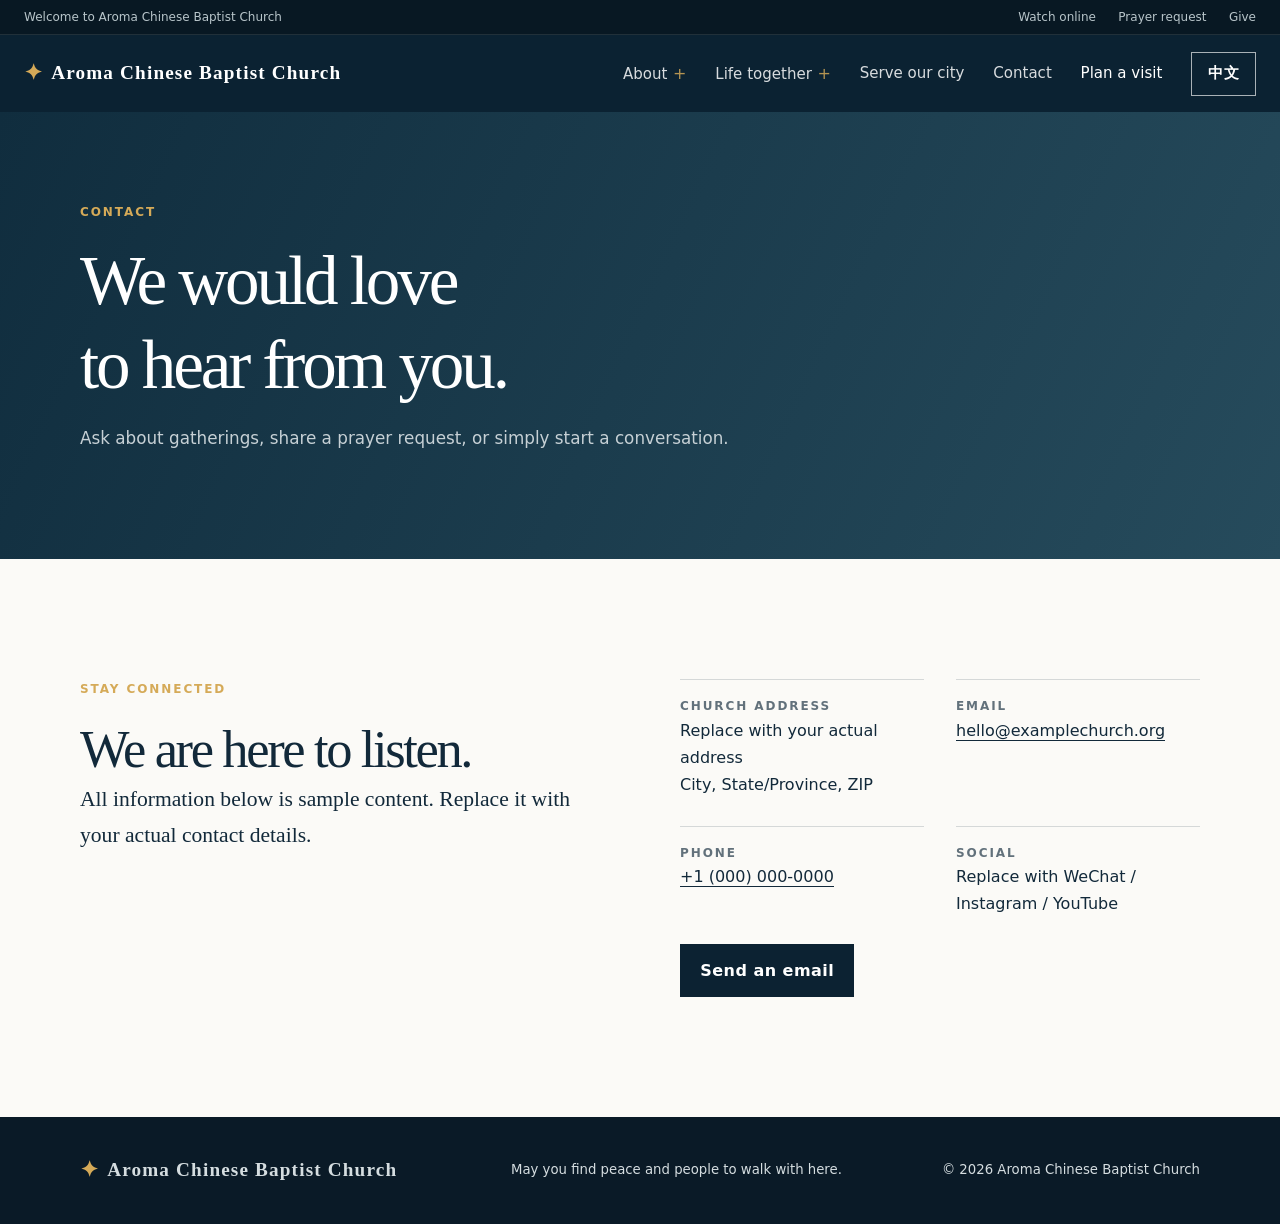
<file: en/contact.html>
<!doctype html><html lang="en"><head><meta charset="UTF-8"/><meta name="viewport" content="width=device-width, initial-scale=1.0"/><title>Contact | Morning Light Church</title><link rel="stylesheet" href="../styles.css"/></head><body><a class="skip-link" href="#main">Skip to main content</a><div data-site-header></div><main id="main"><section class="page-banner compact"><div class="wrap"><p class="eyebrow">CONTACT</p><h1>We would love<br/>to hear from you.</h1><p>Ask about gatherings, share a prayer request, or simply start a conversation.</p></div></section><section class="wrap section-pad contact-page"><div><p class="eyebrow">STAY CONNECTED</p><h2>We are here to listen.</h2><p class="lead">All information below is sample content. Replace it with your actual contact details.</p></div><div class="contact-details wide"><div><p class="detail-label">CHURCH ADDRESS</p><p>Replace with your actual address<br/>City, State/Province, ZIP</p></div><div><p class="detail-label">EMAIL</p><p><a href="mailto:hello@examplechurch.org">hello@examplechurch.org</a></p></div><div><p class="detail-label">PHONE</p><p><a href="tel:+10000000000">+1 (000) 000-0000</a></p></div><div><p class="detail-label">SOCIAL</p><p>Replace with WeChat / Instagram / YouTube</p></div><a class="button button-dark" href="mailto:hello@examplechurch.org?subject=I%20would%20like%20to%20connect">Send an email</a></div></section></main><div data-site-footer></div><script src="shell.js"></script><script src="../script.js"></script></body></html>
</file>
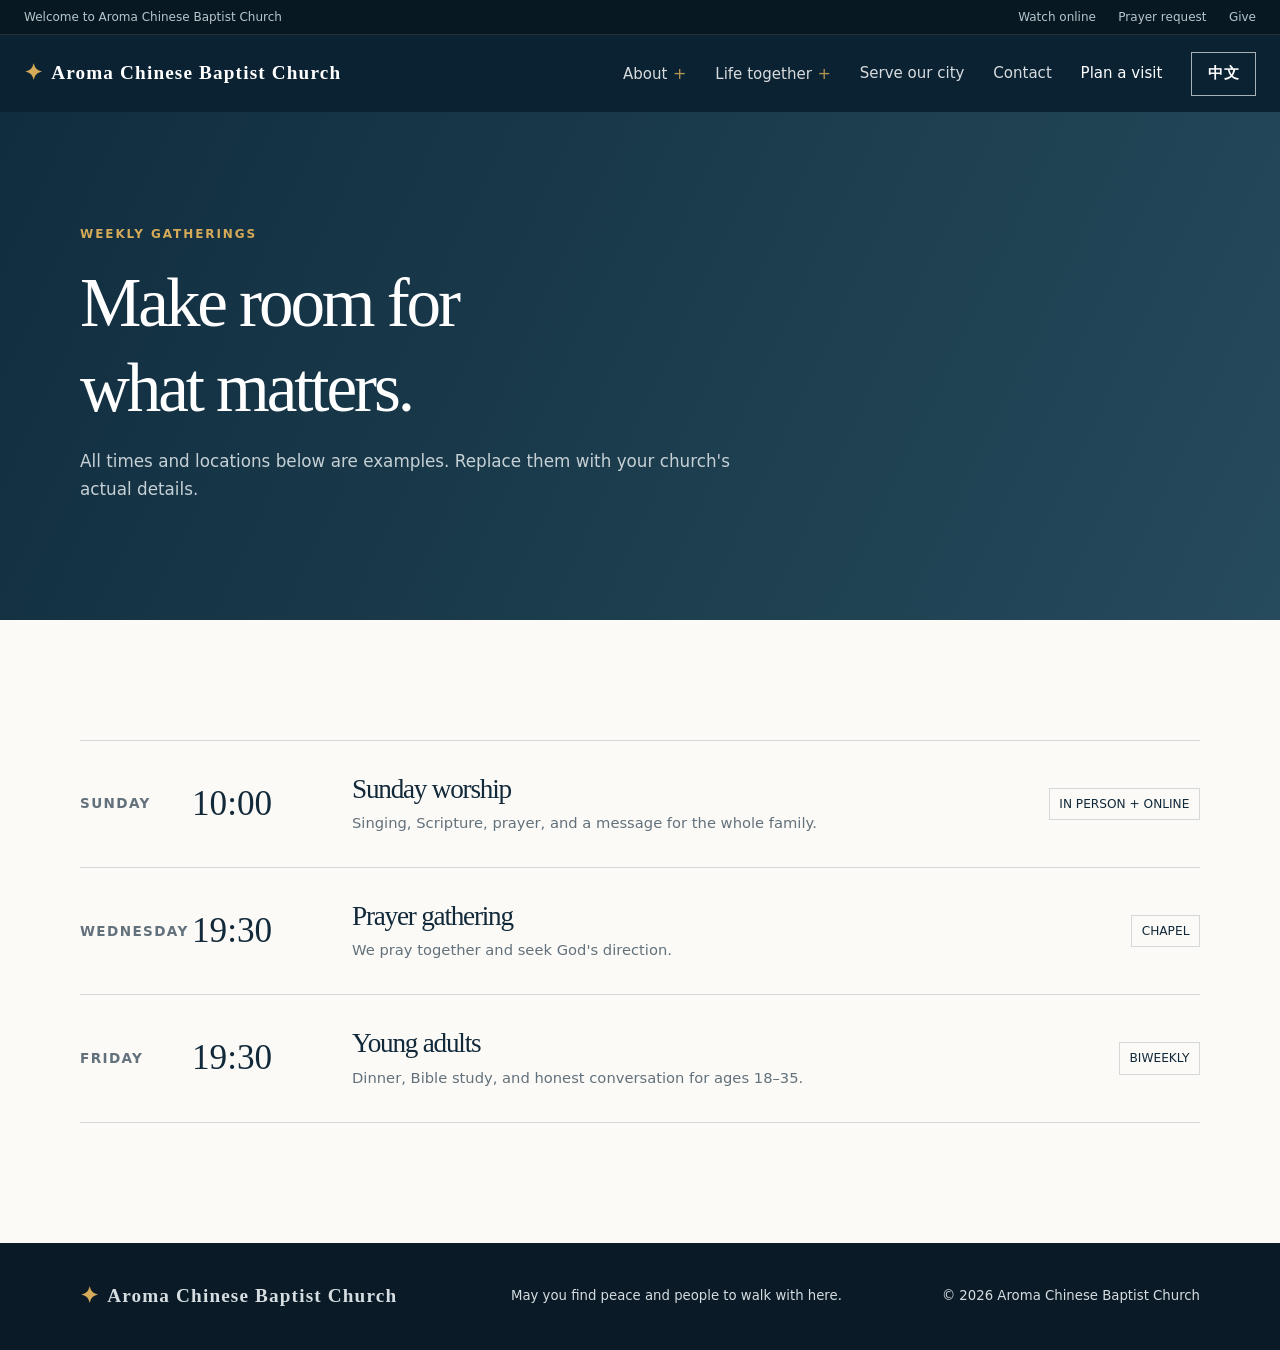
<file: en/gatherings.html>
<!doctype html><html lang="en"><head><meta charset="UTF-8"/><meta name="viewport" content="width=device-width, initial-scale=1.0"/><title>Gatherings | Morning Light Church</title><link rel="stylesheet" href="../styles.css"/></head><body><a class="skip-link" href="#main">Skip to main content</a><div data-site-header></div><main id="main"><section class="page-banner"><div class="wrap"><p class="eyebrow">WEEKLY GATHERINGS</p><h1>Make room for<br/>what matters.</h1><p>All times and locations below are examples. Replace them with your church's actual details.</p></div></section><section class="wrap section-pad"><div class="schedule-list"><article><p class="schedule-day">SUNDAY</p><p class="schedule-time">10:00</p><div><h2>Sunday worship</h2><p>Singing, Scripture, prayer, and a message for the whole family.</p></div><span>IN PERSON + ONLINE</span></article><article><p class="schedule-day">WEDNESDAY</p><p class="schedule-time">19:30</p><div><h2>Prayer gathering</h2><p>We pray together and seek God's direction.</p></div><span>CHAPEL</span></article><article><p class="schedule-day">FRIDAY</p><p class="schedule-time">19:30</p><div><h2>Young adults</h2><p>Dinner, Bible study, and honest conversation for ages 18–35.</p></div><span>BIWEEKLY</span></article></div></section></main><div data-site-footer></div><script src="shell.js"></script><script src="../script.js"></script></body></html>
</file>
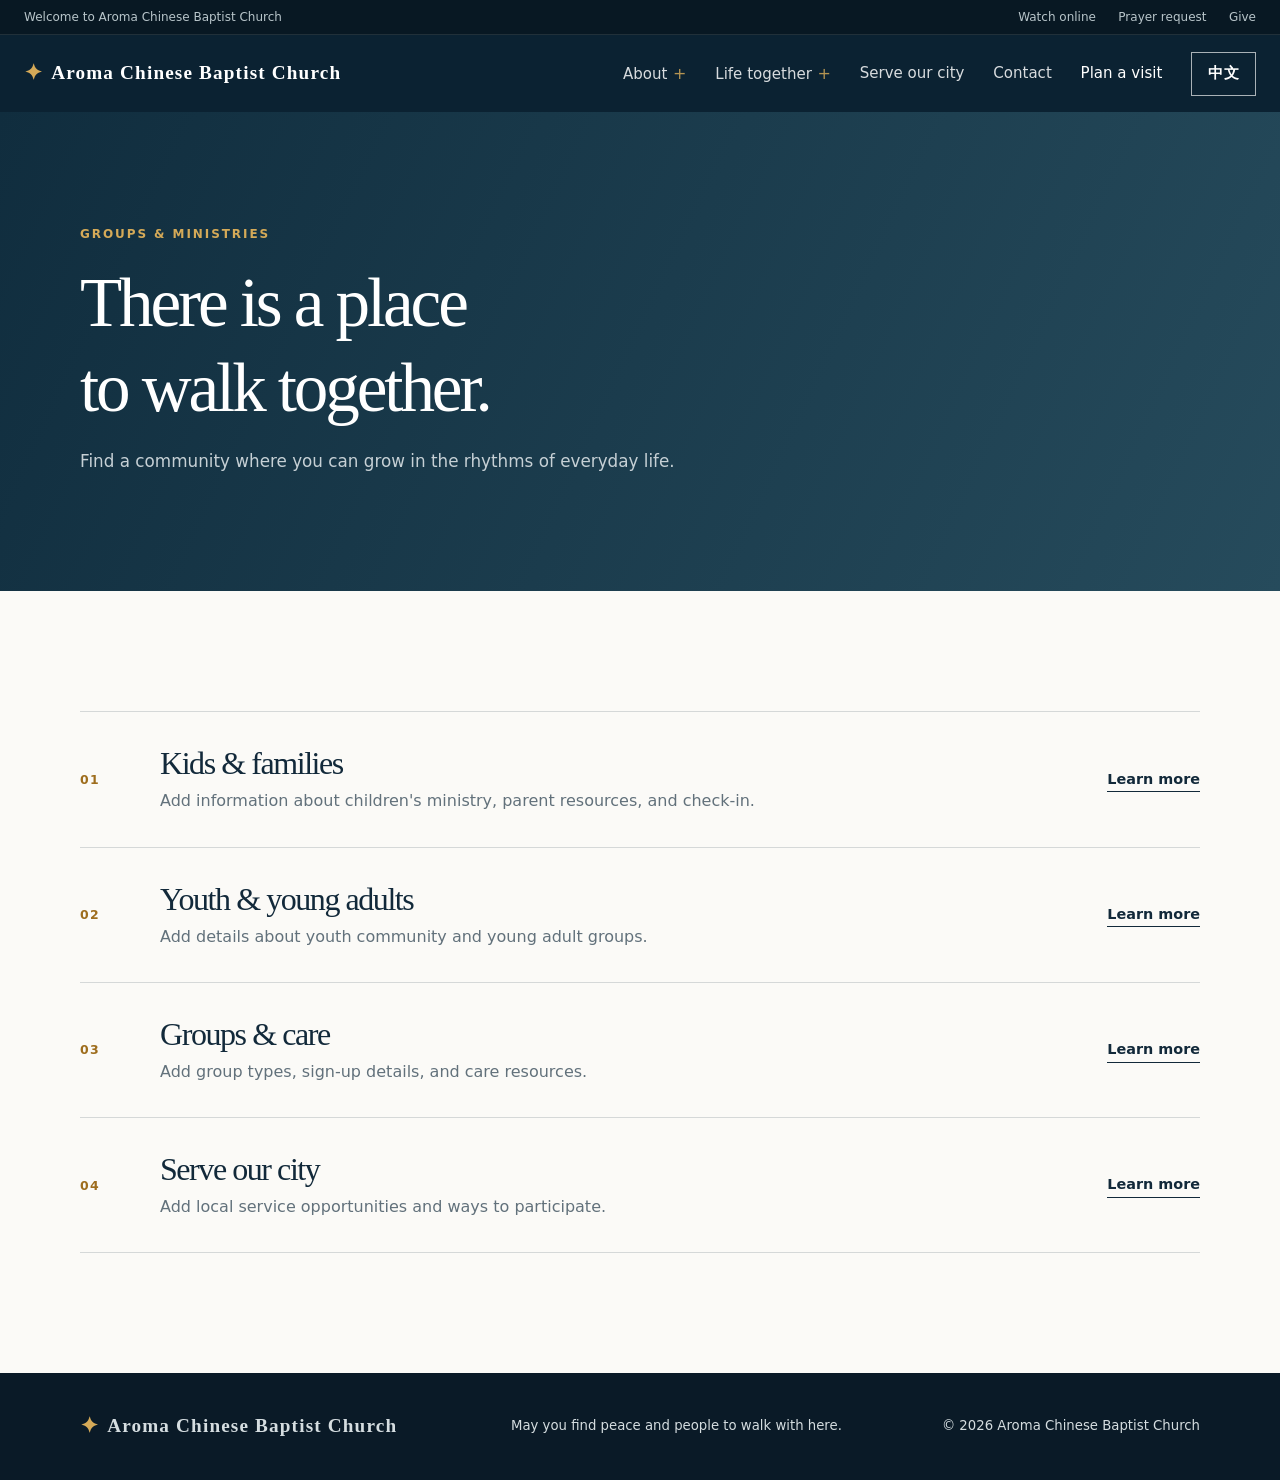
<file: en/ministries.html>
<!doctype html><html lang="en"><head><meta charset="UTF-8"/><meta name="viewport" content="width=device-width, initial-scale=1.0"/><title>Groups & ministries | Morning Light Church</title><link rel="stylesheet" href="../styles.css"/></head><body><a class="skip-link" href="#main">Skip to main content</a><div data-site-header></div><main id="main"><section class="page-banner"><div class="wrap"><p class="eyebrow">GROUPS & MINISTRIES</p><h1>There is a place<br/>to walk together.</h1><p>Find a community where you can grow in the rhythms of everyday life.</p></div></section><section class="wrap section-pad"><div class="ministry-page-list"><article><span>01</span><div><h2>Kids & families</h2><p>Add information about children's ministry, parent resources, and check-in.</p></div><a href="contact.html">Learn more</a></article><article><span>02</span><div><h2>Youth & young adults</h2><p>Add details about youth community and young adult groups.</p></div><a href="contact.html">Learn more</a></article><article><span>03</span><div><h2>Groups & care</h2><p>Add group types, sign-up details, and care resources.</p></div><a href="contact.html">Learn more</a></article><article><span>04</span><div><h2>Serve our city</h2><p>Add local service opportunities and ways to participate.</p></div><a href="contact.html">Learn more</a></article></div></section></main><div data-site-footer></div><script src="shell.js"></script><script src="../script.js"></script></body></html>
</file>
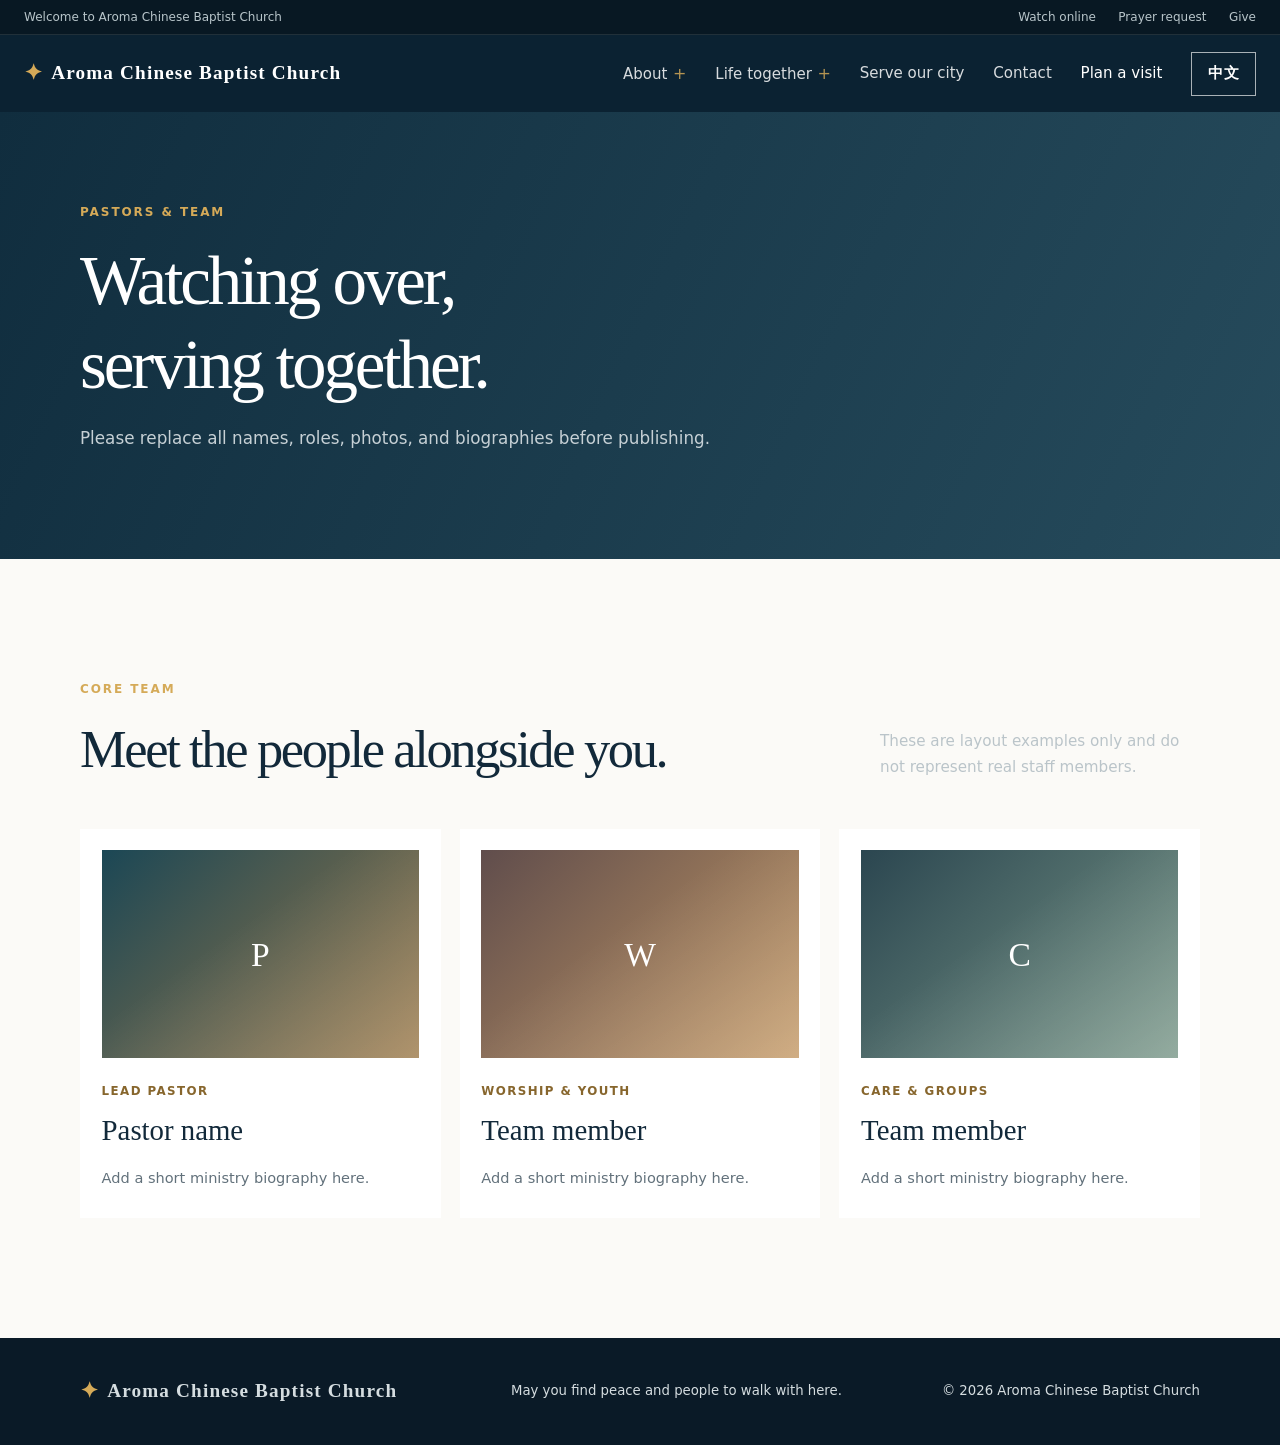
<file: en/team.html>
<!doctype html><html lang="en"><head><meta charset="UTF-8"/><meta name="viewport" content="width=device-width, initial-scale=1.0"/><title>Pastors & team | Morning Light Church</title><link rel="stylesheet" href="../styles.css"/></head><body><a class="skip-link" href="#main">Skip to main content</a><div data-site-header></div><main id="main"><section class="page-banner compact"><div class="wrap"><p class="eyebrow">PASTORS & TEAM</p><h1>Watching over,<br/>serving together.</h1><p>Please replace all names, roles, photos, and biographies before publishing.</p></div></section><section class="wrap section-pad"><div class="section-heading"><div><p class="eyebrow">CORE TEAM</p><h2>Meet the people alongside you.</h2></div><p>These are layout examples only and do not represent real staff members.</p></div><div class="team-grid"><article class="person-card"><div class="avatar avatar-one">P</div><p class="role">LEAD PASTOR</p><h3>Pastor name</h3><p>Add a short ministry biography here.</p></article><article class="person-card"><div class="avatar avatar-two">W</div><p class="role">WORSHIP & YOUTH</p><h3>Team member</h3><p>Add a short ministry biography here.</p></article><article class="person-card"><div class="avatar avatar-three">C</div><p class="role">CARE & GROUPS</p><h3>Team member</h3><p>Add a short ministry biography here.</p></article></div></section></main><div data-site-footer></div><script src="shell.js"></script><script src="../script.js"></script></body></html>
</file>
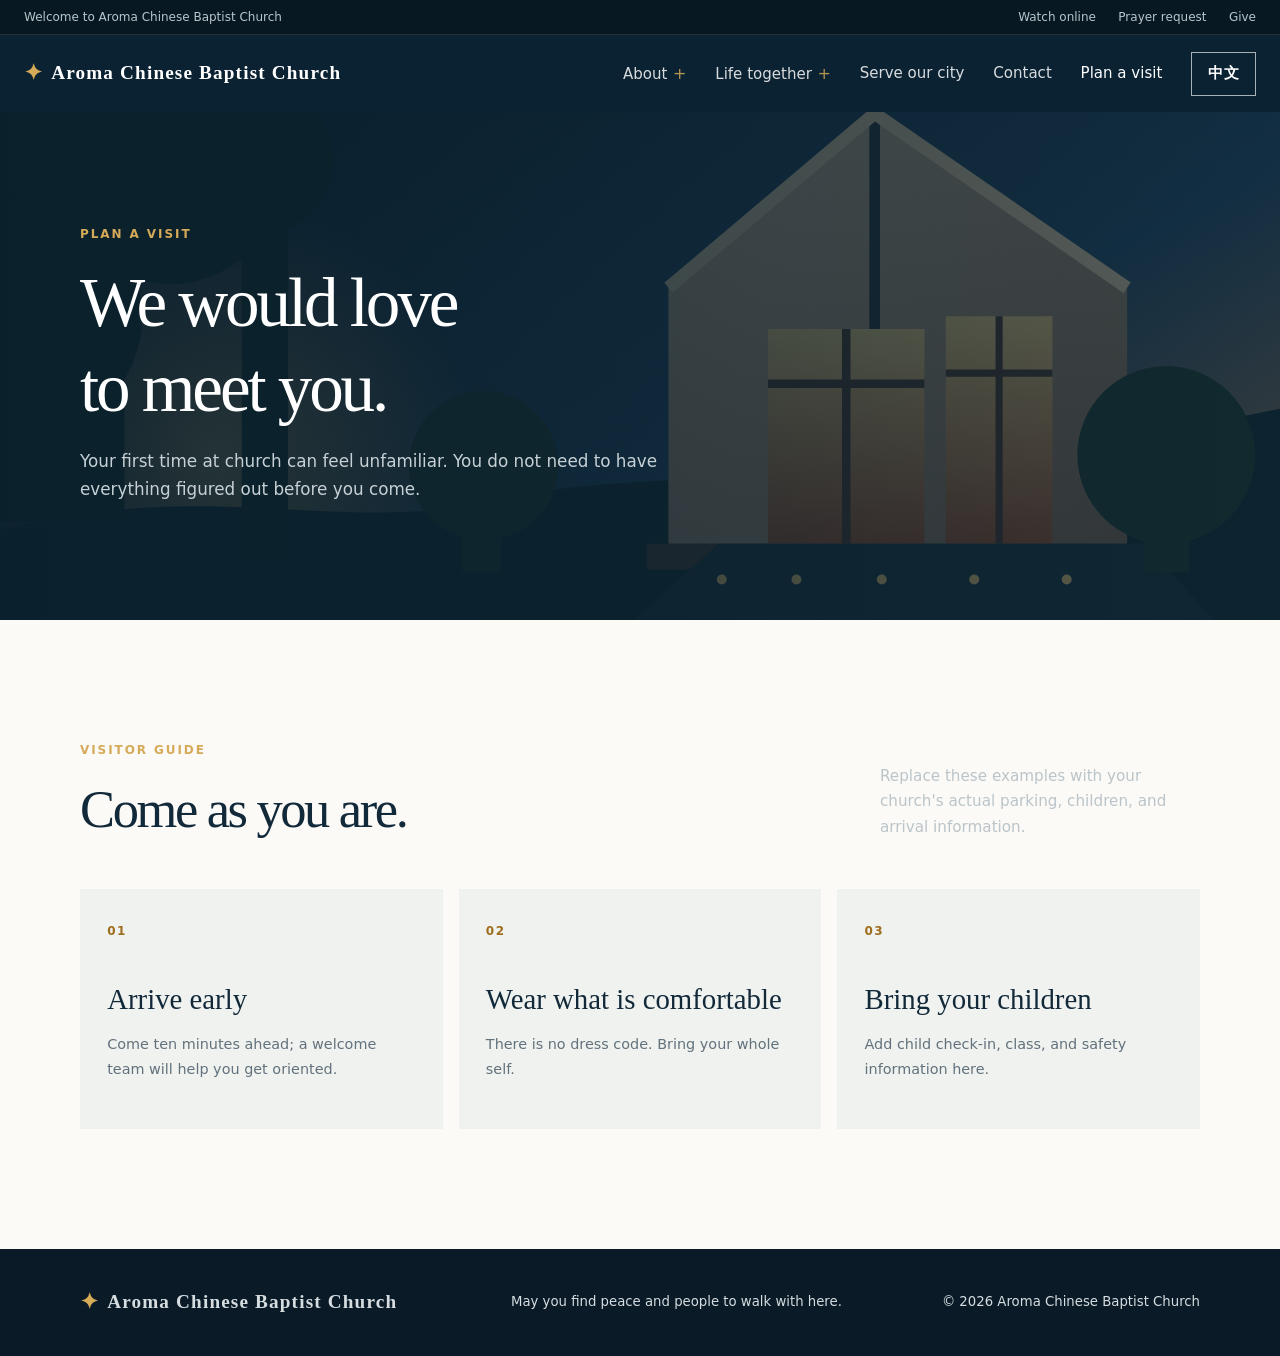
<file: en/visit.html>
<!doctype html><html lang="en"><head><meta charset="UTF-8"/><meta name="viewport" content="width=device-width, initial-scale=1.0"/><title>Plan a visit | Morning Light Church</title><link rel="stylesheet" href="../styles.css"/></head><body><a class="skip-link" href="#main">Skip to main content</a><div data-site-header></div><main id="main"><section class="page-banner visit-banner"><div class="wrap"><p class="eyebrow">PLAN A VISIT</p><h1>We would love<br/>to meet you.</h1><p>Your first time at church can feel unfamiliar. You do not need to have everything figured out before you come.</p></div></section><section class="wrap section-pad"><div class="section-heading"><div><p class="eyebrow">VISITOR GUIDE</p><h2>Come as you are.</h2></div><p>Replace these examples with your church's actual parking, children, and arrival information.</p></div><div class="visit-steps"><article><span>01</span><h3>Arrive early</h3><p>Come ten minutes ahead; a welcome team will help you get oriented.</p></article><article><span>02</span><h3>Wear what is comfortable</h3><p>There is no dress code. Bring your whole self.</p></article><article><span>03</span><h3>Bring your children</h3><p>Add child check-in, class, and safety information here.</p></article></div></section></main><div data-site-footer></div><script src="shell.js"></script><script src="../script.js"></script></body></html>
</file>
<file: styles.css>
:root {
  --ink: #12293a;
  --deep: #0c2232;
  --paper: #fbfaf7;
  --sand: #e9e2d7;
  --gold: #d5aa58;
  --muted: #62717b;
  --line: rgba(18, 41, 58, .16);
  --serif: "Noto Serif SC", Georgia, serif;
  --sans: "Noto Sans SC", system-ui, sans-serif;
}

* { box-sizing: border-box; }
html { scroll-behavior: smooth; scroll-padding-top: 5rem; }
body { margin: 0; color: var(--ink); background: var(--paper); font-family: var(--sans); font-size: 16px; line-height: 1.7; }
a { color: inherit; text-decoration: none; }
.wrap { width: min(1120px, calc(100% - 3rem)); margin: 0 auto; }
.section-pad { padding: 7.5rem 0; }
.skip-link { position: fixed; left: 1rem; top: -5rem; z-index: 100; background: var(--gold); padding: .5rem 1rem; color: var(--deep); }
.skip-link:focus { top: 1rem; }

.site-header { background: rgba(12, 34, 50, .98); color: white; position: sticky; top: 0; z-index: 20; }
.header-wrap { margin: 0 auto; width: min(1320px, calc(100% - 3rem)); }
.utility-bar { background: #081823; border-bottom: 1px solid rgba(255,255,255,.1); font-size: .75rem; }
.utility-content { align-items: center; color: #b8c5ca; display: flex; height: 2.15rem; justify-content: space-between; }
.utility-content p { margin: 0; }
.utility-content nav { display: flex; gap: 1.4rem; }
.utility-content a:hover { color: var(--gold); }
.main-nav-row { background: rgba(12, 34, 50, .98); }
.nav-content { align-items: center; display: flex; height: 4.8rem; justify-content: space-between; }
.brand { align-items: center; display: inline-flex; font-family: var(--serif); font-size: 1.2rem; font-weight: 600; gap: .5rem; letter-spacing: .06em; white-space: nowrap; }
.brand-mark { color: var(--gold); font-family: Georgia, serif; font-size: 1.35rem; }
.site-nav { align-items: center; display: flex; gap: 1.8rem; font-size: .94rem; }
.site-nav > a:not(.nav-button), .nav-group > summary { cursor: pointer; opacity: .84; }
.site-nav > a:hover, .site-nav > a:focus, .nav-group > summary:hover, .nav-group > summary:focus { color: var(--gold); opacity: 1; }
.nav-group { position: relative; }
.nav-group summary { list-style: none; }
.nav-group summary::-webkit-details-marker { display: none; }
.nav-group summary::after { color: var(--gold); content: "+"; font-size: 1rem; margin-left: .35rem; }
.nav-group[open] summary::after { content: "–"; }
.dropdown-menu { background: #102b3d; border: 1px solid rgba(255,255,255,.14); box-shadow: 0 1rem 2rem rgba(0,0,0,.22); display: grid; left: -.8rem; min-width: 11.4rem; padding: .5rem .8rem; position: absolute; top: 2rem; }
.dropdown-menu a { border-bottom: 1px solid rgba(255,255,255,.1); color: #e8edef; padding: .62rem 0; }
.dropdown-menu a:last-child { border: 0; }
.dropdown-menu a:hover { color: var(--gold); }
.nav-button, .button { border: 1px solid transparent; display: inline-block; font-weight: 600; letter-spacing: .03em; padding: .72rem 1.2rem; transition: .2s ease; }
.nav-button { border-color: rgba(255,255,255,.45); padding: .5rem 1rem; }
.nav-button:hover { background: white; color: var(--deep); }
.menu-toggle { background: transparent; border: 0; color: white; cursor: pointer; display: none; padding: .5rem 0; }
.menu-toggle span { background: currentColor; display: block; height: 1px; margin: 4px 0; width: 22px; }
.menu-toggle b { clip: rect(0 0 0 0); clip-path: inset(50%); height: 1px; overflow: hidden; position: absolute; white-space: nowrap; width: 1px; }

.hero { color: #fff; min-height: min(760px, calc(100vh - 5rem)); overflow: hidden; position: relative; }
.hero > img, .hero-overlay { height: 100%; inset: 0; position: absolute; width: 100%; }
.hero > img { object-fit: cover; object-position: center; }
.hero-overlay { background: linear-gradient(90deg, rgba(8, 26, 39, .91) 0%, rgba(8,26,39,.55) 45%, rgba(8,26,39,.05) 83%), linear-gradient(0deg, rgba(8,26,39,.26), transparent 48%); }
.hero-content { padding-top: clamp(7rem, 17vh, 12rem); position: relative; }
.eyebrow, .section-label, .card-kicker, .detail-label { font-size: .75rem; font-weight: 700; letter-spacing: .16em; margin: 0 0 1.05rem; text-transform: uppercase; }
.eyebrow { color: var(--gold); }
.eyebrow.light { color: #f2cf8c; }
h1, h2 { font-family: var(--serif); font-weight: 500; letter-spacing: -.045em; line-height: 1.22; }
h1 { font-size: clamp(3.2rem, 6.7vw, 6.2rem); margin: 0; }
h2 { font-size: clamp(2.3rem, 4.1vw, 4.1rem); margin: 0; }
.hero-copy { font-size: 1.1rem; margin: 1.8rem 0 2rem; max-width: 34rem; }
.hero-actions { align-items: center; display: flex; flex-wrap: wrap; gap: 1.7rem; }
.button-gold { background: var(--gold); color: #132837; }
.button-gold:hover { background: #f0c978; transform: translateY(-2px); }
.text-link { border-bottom: 1px solid currentColor; font-weight: 600; padding-bottom: .25rem; }
.text-link span { display: inline-block; padding-left: .25rem; }
.text-link:hover span { transform: translate(2px, 2px); }
.scroll-note { bottom: 1.5rem; font-size: .75rem; font-weight: 600; letter-spacing: .1em; position: absolute; right: max(1.5rem, calc((100% - 1120px) / 2)); text-transform: uppercase; }
.scroll-note span { font-size: 1.2rem; margin-left: .5rem; }

.intro { display: grid; gap: 2rem; grid-template-columns: 1fr 3fr; }
.section-label { color: var(--muted); padding-top: .65rem; }
.intro-grid { display: grid; gap: 3rem; grid-template-columns: 1fr 1fr; }
.lead { font-family: var(--serif); font-size: 1.35rem; line-height: 1.7; margin-top: 0; }
.intro-grid .text-link { display: inline-block; margin-top: .8rem; }

.gatherings { background: var(--deep); color: #f9f7f3; }
.section-heading { align-items: end; display: flex; gap: 2rem; justify-content: space-between; margin-bottom: 3rem; }
.section-heading > p { color: #bac4c9; font-size: .95rem; margin: 0; max-width: 20rem; }
.gathering-grid { display: grid; gap: 1rem; grid-template-columns: repeat(3, 1fr); }
.gathering-card { background: rgba(255,255,255,.06); border: 1px solid rgba(255,255,255,.15); display: flex; flex-direction: column; min-height: 292px; padding: 2rem; }
.gathering-card.featured { background: var(--gold); border-color: var(--gold); color: var(--deep); }
.card-kicker { color: inherit; opacity: .72; }
.time { font-family: var(--serif); font-size: 1.1rem; margin: 0 0 .4rem; }
.time strong { display: block; font-size: 2.4rem; font-weight: 500; }
.gathering-card > p:not(.card-kicker):not(.time) { color: inherit; opacity: .82; }
.tag { border-top: 1px solid currentColor; font-size: .76rem; font-weight: 600; letter-spacing: .08em; margin-top: auto; opacity: .72; padding-top: 1rem; text-transform: uppercase; }

.ministries { padding-bottom: 7.5rem; }
.section-heading.narrow { display: block; }
.ministry-list { border-top: 1px solid var(--line); }
.ministry-row { align-items: baseline; border-bottom: 1px solid var(--line); display: grid; font-family: var(--serif); font-size: clamp(1.4rem, 2.5vw, 2.2rem); gap: 1rem; grid-template-columns: 1.3fr 1fr auto; padding: 1.6rem 0; transition: color .2s, padding .2s; }
.ministry-row span:nth-child(2) { color: var(--muted); font-family: var(--sans); font-size: .92rem; }
.ministry-row b { color: var(--gold); font-family: var(--sans); font-size: 1.7rem; font-weight: 400; }
.ministry-row:hover { color: #9e6d1d; padding-left: .65rem; }

.team { background: #eff2ef; }
.team-heading { align-items: end; }
.team-heading > div:last-child { max-width: 22rem; }
.team-heading .text-link { display: inline-block; margin-top: 1rem; }
.team-grid { display: grid; gap: 1.2rem; grid-template-columns: repeat(3, 1fr); }
.person-card { background: white; padding: 1.35rem 1.35rem 1.7rem; }
.avatar { align-items: center; color: white; display: flex; font-family: var(--serif); font-size: 2.1rem; height: 13rem; justify-content: center; margin-bottom: 1.4rem; overflow: hidden; position: relative; }
.avatar::after { background: linear-gradient(145deg, transparent 40%, rgba(255,255,255,.2)); content: ""; inset: 0; position: absolute; }
.avatar-one { background: linear-gradient(135deg, #1b4755, #9c7948); }
.avatar-two { background: linear-gradient(135deg, #604d4c, #c49965); }
.avatar-three { background: linear-gradient(135deg, #2b4650, #799788); }
.role { color: #87662d; font-size: .74rem; font-weight: 700; letter-spacing: .12em; margin: 0; text-transform: uppercase; }
.person-card h3 { font-family: var(--serif); font-size: 1.8rem; font-weight: 500; margin: .35rem 0 .65rem; }
.person-card > p:last-child { color: var(--muted); font-size: .91rem; margin: 0; }

.visit { background: var(--deep); color: white; display: grid; grid-template-columns: 1.08fr .92fr; min-height: 38rem; }
.visit-image { background: linear-gradient(90deg, transparent 58%, var(--deep)), url("assets/church-hero.svg") center / cover; }
.visit-copy { align-self: center; max-width: 36rem; padding: 5rem clamp(2rem, 7vw, 7rem) 5rem 3rem; }
.visit-copy > p:not(.eyebrow) { color: #c3cbd0; margin: 1.6rem 0 2rem; }
.button-outline { border-color: rgba(255,255,255,.65); color: white; }
.button-outline:hover { background: white; color: var(--deep); }

.contact { display: grid; gap: 4rem; grid-template-columns: 1fr 1fr; }
.contact-intro { font-size: 1.1rem; max-width: 29rem; }
.contact-details { display: grid; gap: 1.25rem; grid-template-columns: 1fr 1fr; }
.contact-details > div { border-top: 1px solid var(--line); padding-top: 1rem; }
.detail-label { color: var(--muted); margin-bottom: .3rem; }
.contact-details p { margin: 0; }
.contact-details a:not(.button) { border-bottom: 1px solid var(--ink); }
.button-dark { align-self: end; background: var(--deep); color: white; justify-self: start; }
.button-dark:hover { background: #29485d; }
.template-note { color: var(--muted); font-size: .78rem; grid-column: 1 / -1; }
.site-footer { background: #0a1a27; color: #d5dde0; padding: 2.2rem 0; }
.footer-grid { align-items: center; display: grid; gap: 1.5rem; grid-template-columns: 1fr 1fr auto; }
.footer-grid p { font-size: .83rem; margin: 0; }

/* Multi-page content */
.home-intro { align-items: start; display: grid; gap: 5rem; grid-template-columns: 1.05fr .95fr; }
.home-intro .lead { margin: .5rem 0 0; }
.home-links { background: #eff2ef; padding: 6.5rem 0; }
.link-card-grid { display: grid; gap: 1rem; grid-template-columns: repeat(4, 1fr); }
.link-card { background: white; display: flex; flex-direction: column; min-height: 17rem; padding: 1.6rem; transition: background .2s, transform .2s; }
.link-card:hover { background: var(--deep); color: white; transform: translateY(-4px); }
.link-card > span { color: var(--gold); font-size: .75rem; font-weight: 700; letter-spacing: .12em; }
.link-card h3 { font-family: var(--serif); font-size: 1.85rem; font-weight: 500; line-height: 1.3; margin: 2.7rem 0 .35rem; }
.link-card p { color: var(--muted); font-size: .88rem; margin: 0; }
.link-card:hover p { color: #c8d3d7; }
.link-card b { border-top: 1px solid var(--line); font-size: .78rem; margin-top: auto; padding-top: .9rem; }
.link-card:hover b { border-color: rgba(255,255,255,.25); }
.next-steps { align-items: end; display: grid; gap: 5rem; grid-template-columns: .9fr 1.1fr; }
.schedule-mini { display: grid; gap: .75rem; grid-template-columns: repeat(3, 1fr); }
.schedule-mini article { border-top: 1px solid var(--line); display: grid; padding-top: .8rem; }
.schedule-mini p { color: var(--muted); font-size: .78rem; font-weight: 700; letter-spacing: .1em; margin: 0; text-transform: uppercase; }
.schedule-mini strong { font-family: var(--serif); font-size: 2rem; font-weight: 500; }
.schedule-mini span { font-size: .88rem; }
.schedule-mini .button { grid-column: 1 / -1; justify-self: start; margin-top: 1rem; }
.home-cta { background: var(--deep); color: white; padding: 6.8rem 0; }
.home-cta .wrap { max-width: 1120px; }
.home-cta h2 { max-width: 36rem; }
.home-cta p:not(.eyebrow) { color: #c3cbd0; max-width: 31rem; }

.page-banner { background: linear-gradient(115deg, #102d3e, #264b5c); color: white; padding: 7rem 0 6.2rem; }
.page-banner.compact { padding: 5.6rem 0; }
.page-banner h1 { font-size: clamp(3rem, 5.4vw, 5.4rem); max-width: 54rem; }
.page-banner > .wrap > p:last-child { color: #c6d0d5; font-size: 1.05rem; max-width: 41rem; }
.visit-banner { background: linear-gradient(90deg, rgba(10,31,44,.9), rgba(10,31,44,.66)), url("assets/church-hero.svg") center / cover; }
.content-grid { display: grid; gap: 4rem; grid-template-columns: 1fr 2fr; }
.content-grid > div { max-width: 45rem; }
.content-grid > div > p:not(.lead) { font-size: 1.05rem; }
.values { background: var(--deep); color: white; padding: 6.2rem 0; }
.value-grid { display: grid; gap: 2rem; grid-template-columns: repeat(3, 1fr); }
.value-grid article { border-top: 1px solid rgba(255,255,255,.25); padding-top: 1.2rem; }
.value-grid span { color: var(--gold); font-size: .76rem; font-weight: 700; letter-spacing: .12em; }
.value-grid h2 { font-size: 2.25rem; margin: 1.5rem 0 .55rem; }
.value-grid p { color: #c4d0d3; margin: 0; }
.centered-cta { text-align: center; }
.centered-cta .button { margin-top: 1.2rem; }
.soft-section { background: #eff2ef; padding: 3.8rem 0; }
.split-callout { align-items: end; display: flex; gap: 2rem; justify-content: space-between; }
.split-callout h2 { font-size: clamp(2.1rem, 3.4vw, 3.4rem); }
.schedule-list { border-top: 1px solid var(--line); }
.schedule-list article { align-items: center; border-bottom: 1px solid var(--line); display: grid; gap: 2rem; grid-template-columns: 5rem 8rem 1fr auto; padding: 2rem 0; }
.schedule-day { color: var(--muted); font-size: .85rem; font-weight: 700; letter-spacing: .1em; margin: 0; }
.schedule-time { font-family: var(--serif); font-size: 2.2rem; margin: 0; }
.schedule-list h2 { font-size: 1.7rem; margin: 0; }
.schedule-list h2 + p { color: var(--muted); font-size: .92rem; margin: .25rem 0 0; }
.schedule-list span { border: 1px solid var(--line); font-size: .76rem; padding: .3rem .6rem; }
.ministry-page-list { border-top: 1px solid var(--line); }
.ministry-page-list article { align-items: center; border-bottom: 1px solid var(--line); display: grid; gap: 2rem; grid-template-columns: 3rem 1fr auto; padding: 2rem 0; }
.ministry-page-list > article > span { color: #9e6d1d; font-size: .78rem; font-weight: 700; letter-spacing: .1em; }
.ministry-page-list h2 { font-size: 2rem; margin: 0; }
.ministry-page-list p { color: var(--muted); margin: .25rem 0 0; }
.ministry-page-list a { border-bottom: 1px solid var(--ink); font-size: .9rem; font-weight: 700; }
.visit-steps { display: grid; gap: 1rem; grid-template-columns: repeat(3, 1fr); }
.visit-steps article { background: #eff2ef; min-height: 15rem; padding: 1.7rem; }
.visit-steps span { color: #9e6d1d; font-size: .75rem; font-weight: 700; letter-spacing: .12em; }
.visit-steps h3 { font-family: var(--serif); font-size: 1.8rem; font-weight: 500; margin: 2rem 0 .5rem; }
.visit-steps p { color: var(--muted); font-size: .9rem; margin: 0; }
.contact-page { display: grid; gap: 5rem; grid-template-columns: 1fr 1fr; }
.contact-details.wide { gap: 1.7rem 2rem; }

@media (max-width: 760px) {
  .wrap { width: min(100% - 2.25rem, 1120px); }
  .section-pad { padding: 4.8rem 0; }
  .header-wrap { width: min(100% - 2.25rem, 1120px); }
  .utility-bar { display: none; }
  .nav-content { height: 4.5rem; }
  .menu-toggle { display: block; }
  .site-nav { align-items: stretch; background: var(--deep); display: none; flex-direction: column; gap: 0; left: 0; padding: .6rem 1.125rem 1.2rem; position: absolute; right: 0; top: 4.5rem; }
  .site-nav.is-open { display: flex; }
  .site-nav > a, .nav-group { border-bottom: 1px solid rgba(255,255,255,.12); padding: .85rem 0; }
  .nav-group summary { display: flex; justify-content: space-between; }
  .dropdown-menu { box-shadow: none; margin-top: .65rem; position: static; }
  .site-nav .nav-button { border: 1px solid rgba(255,255,255,.4); margin-top: .7rem; text-align: center; }
  .hero { min-height: 650px; }
  .hero-content { padding-top: 8.5rem; }
  .hero-overlay { background: linear-gradient(90deg, rgba(8,26,39,.85), rgba(8,26,39,.35)), linear-gradient(0deg, rgba(8,26,39,.55), transparent); }
  .intro, .intro-grid, .contact { grid-template-columns: 1fr; }
  .intro { gap: 0; }
  .intro-grid { gap: 1.2rem; }
  .section-heading { align-items: start; flex-direction: column; margin-bottom: 2rem; }
  .gathering-grid { grid-template-columns: 1fr; }
  .gathering-card { min-height: 230px; }
  .ministry-row { align-items: center; grid-template-columns: 1fr auto; }
  .ministry-row span:nth-child(2) { display: none; }
  .visit { grid-template-columns: 1fr; }
  .visit-image { height: 18rem; }
  .visit-copy { padding: 3.8rem 1.125rem; }
  .contact-details { grid-template-columns: 1fr; }
  .team-grid { grid-template-columns: 1fr; }
  .avatar { height: 11rem; }
  .footer-grid { align-items: start; grid-template-columns: 1fr; }
  .home-intro, .next-steps, .content-grid, .contact-page { gap: 2rem; grid-template-columns: 1fr; }
  .home-links { padding: 4.8rem 0; }
  .link-card-grid { grid-template-columns: 1fr 1fr; }
  .link-card { min-height: 14rem; }
  .link-card h3 { font-size: 1.45rem; margin-top: 1.8rem; }
  .schedule-mini { grid-template-columns: 1fr 1fr; }
  .page-banner, .page-banner.compact { padding: 4.7rem 0; }
  .value-grid, .visit-steps { grid-template-columns: 1fr; }
  .value-grid { gap: 1.3rem; }
  .split-callout { align-items: start; flex-direction: column; }
  .schedule-list article { align-items: start; gap: .5rem 1rem; grid-template-columns: 4rem 1fr; }
  .schedule-list article > div { grid-column: 1 / -1; }
  .schedule-list article > span { grid-column: 1 / -1; }
  .ministry-page-list article { align-items: start; gap: .7rem 1rem; grid-template-columns: 2rem 1fr; }
  .ministry-page-list article > a { grid-column: 2; justify-self: start; }
}

@media (prefers-reduced-motion: reduce) { html { scroll-behavior: auto; } *, *::before, *::after { transition-duration: .01ms !important; } }


/* Language switch emphasis */
.nav-button { border: 0; font-weight: inherit; letter-spacing: normal; padding: 0; transition: color .2s ease; }
.nav-button:hover, .nav-button:focus { background: transparent; color: var(--gold); }
.language-toggle { border: 1px solid rgba(255,255,255,.65); display: inline-block; font-weight: 600; letter-spacing: .03em; opacity: 1 !important; padding: .5rem 1rem; transition: .2s ease; }
.language-toggle:hover, .language-toggle:focus { background: white; color: var(--deep); }
@media (max-width: 760px) { .site-nav .nav-button { border: 0; margin-top: 0; text-align: left; } .site-nav .language-toggle { border: 1px solid rgba(255,255,255,.6); margin-top: .7rem; text-align: center; } }
</file>
